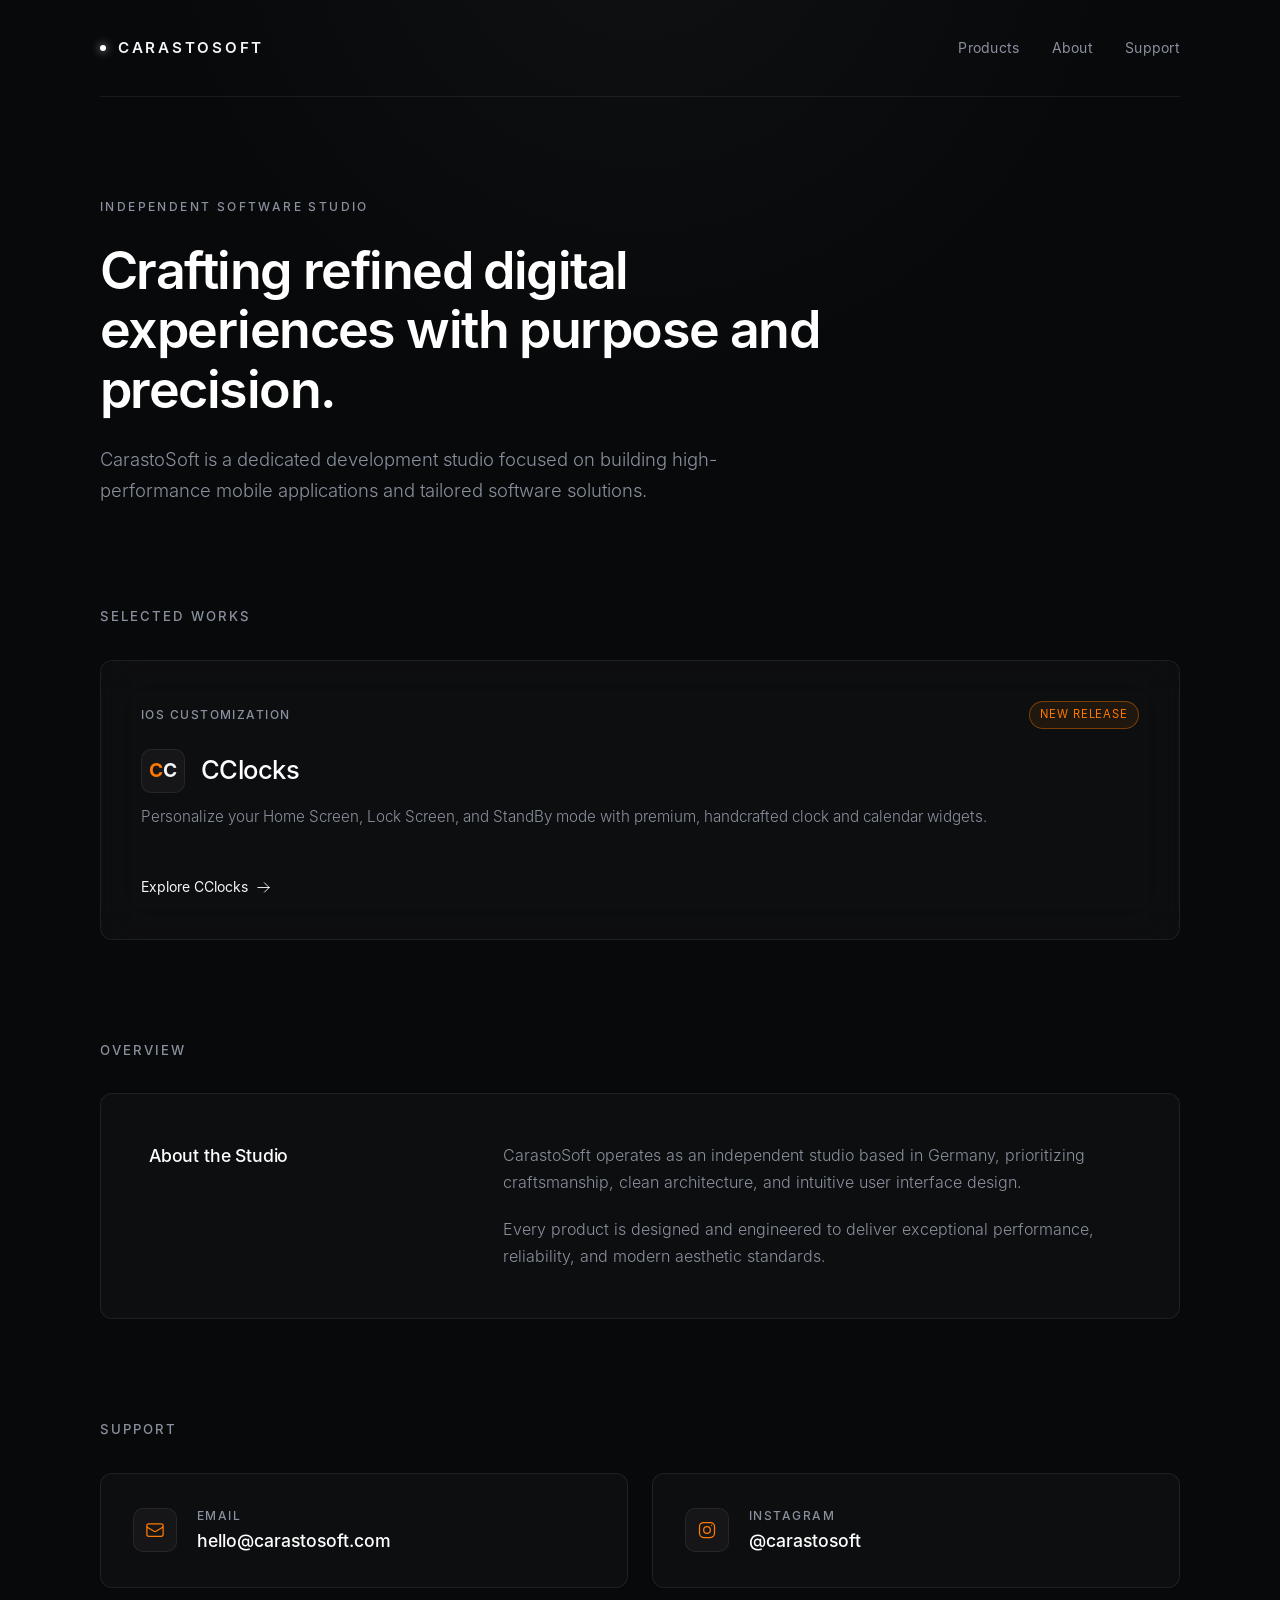
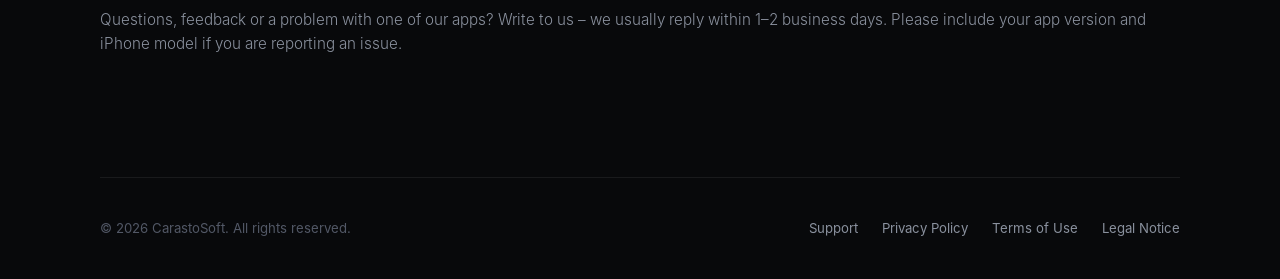
<file: index.html>
<!DOCTYPE html>
<html lang="en">
<head>
  <meta charset="UTF-8">
  <meta name="viewport" content="width=device-width, initial-scale=1.0">
  
  <!-- Primary Meta Tags -->
  <title>CarastoSoft — Software & Digital Product Studio</title>
  <meta name="title" content="CarastoSoft — Software & Digital Product Studio">
  <meta name="description" content="Independent development studio based in Germany prioritizing native performance, clean architecture, and intuitive iOS apps.">
  <meta name="theme-color" content="#08090b">

  <!-- Open Graph / Social Media Previews -->
  <meta property="og:type" content="website">
  <meta property="og:url" content="https://carastosoft.com/">
  <meta property="og:title" content="CarastoSoft — Software & Digital Product Studio">
  <meta property="og:description" content="Crafting refined digital experiences with purpose and precision. Creators of CClocks.">

  <!-- Favicon -->
  <link rel="icon" type="image/svg+xml" href="data:image/svg+xml,<svg xmlns='http://www.w3.org/2000/svg' viewBox='0 0 16 16' shape-rendering='crispEdges'><path fill='%2308090b' d='M0 0h16v16H0z'/><path fill='%23ffffff' d='M4 3h8v2H4zm-2 2h2v6H2zm2 6h8v2H4z'/></svg>">

  <style>
    /* Schrift „Inter“ lokal eingebunden (SIL Open Font License) – keine Verbindung zu Google */
    @font-face { font-family: 'Inter'; font-style: normal; font-weight: 300; font-display: swap; src: url('/fonts/Inter-Light.woff') format('woff'); }
    @font-face { font-family: 'Inter'; font-style: normal; font-weight: 400; font-display: swap; src: url('/fonts/Inter-Regular.woff') format('woff'); }
    @font-face { font-family: 'Inter'; font-style: normal; font-weight: 500; font-display: swap; src: url('/fonts/Inter-Medium.woff') format('woff'); }
    @font-face { font-family: 'Inter'; font-style: normal; font-weight: 600; font-display: swap; src: url('/fonts/Inter-SemiBold.woff') format('woff'); }
    @font-face { font-family: 'Inter'; font-style: normal; font-weight: 700; font-display: swap; src: url('/fonts/Inter-Bold.woff') format('woff'); }

    :root {
      --bg-color: #08090b;
      --surface-card: rgba(255, 255, 255, 0.025);
      --surface-card-hover: rgba(255, 255, 255, 0.04);
      --border-color: rgba(255, 255, 255, 0.07);
      --border-hover: rgba(255, 255, 255, 0.18);
      --text-primary: #f5f6f8;
      --text-secondary: #8a919e;
      --text-tertiary: #525866;
      --accent-glow: rgba(255, 255, 255, 0.05);
      --cclocks-accent: #FF7A00;
    }

    html {
      scroll-behavior: smooth;
    }

    * {
      box-sizing: border-box;
      margin: 0;
      padding: 0;
    }

    body {
      background-color: var(--bg-color);
      color: var(--text-primary);
      font-family: 'Inter', -apple-system, BlinkMacSystemFont, sans-serif;
      min-height: 100vh;
      display: flex;
      flex-direction: column;
      align-items: center;
      line-height: 1.6;
      -webkit-font-smoothing: antialiased;
      padding: 0 24px;
    }

    /* Ambient background lighting */
    body::before {
      content: '';
      position: absolute;
      top: -100px;
      left: 50%;
      transform: translateX(-50%);
      width: 100%;
      max-width: 1000px;
      height: 500px;
      background: radial-gradient(circle at 50% 0%, rgba(255, 255, 255, 0.03), transparent 70%);
      pointer-events: none;
      z-index: -1;
    }

    /* Header */
    header {
      width: 100%;
      max-width: 1080px;
      padding: 36px 0;
      display: flex;
      justify-content: space-between;
      align-items: center;
      border-bottom: 1px solid var(--border-color);
    }

    .brand {
      font-weight: 600;
      font-size: 0.95rem;
      letter-spacing: 0.18em;
      text-transform: uppercase;
      color: var(--text-primary);
      text-decoration: none;
      display: flex;
      align-items: center;
      gap: 12px;
    }

    .brand-dot {
      width: 6px;
      height: 6px;
      background-color: #fff;
      border-radius: 50%;
      box-shadow: 0 0 10px rgba(255, 255, 255, 0.8);
    }

    nav {
      display: flex;
      gap: 32px;
    }

    nav a {
      color: var(--text-secondary);
      text-decoration: none;
      font-size: 0.875rem;
      font-weight: 400;
      letter-spacing: 0.02em;
      transition: color 0.25s ease;
    }

    nav a:hover {
      color: var(--text-primary);
    }

    /* Main Container */
    .container {
      width: 100%;
      max-width: 1080px;
      display: flex;
      flex-direction: column;
      gap: 100px;
      padding: 100px 0 120px 0;
    }

    /* Hero Section */
    .hero {
      max-width: 820px;
      display: flex;
      flex-direction: column;
      gap: 24px;
    }

    .hero-label {
      font-size: 0.75rem;
      letter-spacing: 0.2em;
      text-transform: uppercase;
      color: var(--text-secondary);
      font-weight: 500;
    }

    .hero h1 {
      font-size: 3.25rem;
      font-weight: 600;
      line-height: 1.15;
      letter-spacing: -0.03em;
      color: #ffffff;
    }

    .hero p {
      font-size: 1.15rem;
      color: var(--text-secondary);
      font-weight: 300;
      max-width: 620px;
      line-height: 1.7;
    }

    /* Section Typography */
    .section-header {
      display: flex;
      justify-content: space-between;
      align-items: flex-end;
      margin-bottom: 32px;
    }

    .section-title {
      font-size: 0.825rem;
      letter-spacing: 0.15em;
      text-transform: uppercase;
      color: var(--text-secondary);
      font-weight: 500;
    }

    /* Projects Section */
    .projects-grid {
      display: grid;
      grid-template-columns: 1fr;
      gap: 24px;
    }

    @media (min-width: 768px) {
      .projects-grid {
        grid-template-columns: repeat(2, 1fr);
      }
    }

    /* Nur ein Projekt sichtbar → volle Breite */
    .project-card:only-of-type {
      grid-column: 1 / -1;
    }

    .project-card {
      background: var(--surface-card);
      border: 1px solid var(--border-color);
      border-radius: 12px;
      padding: 40px;
      text-decoration: none;
      color: inherit;
      display: flex;
      flex-direction: column;
      justify-content: space-between;
      min-height: 280px;
      backdrop-filter: blur(20px);
      -webkit-backdrop-filter: blur(20px);
      transition: all 0.3s cubic-bezier(0.16, 1, 0.3, 1);
      position: relative;
      overflow: hidden;
    }

    .project-card:hover {
      background: var(--surface-card-hover);
      border-color: var(--border-hover);
      transform: translateY(-2px);
    }

    .project-meta {
      display: flex;
      justify-content: space-between;
      align-items: center;
      margin-bottom: 20px;
    }

    .project-category {
      font-size: 0.75rem;
      letter-spacing: 0.12em;
      text-transform: uppercase;
      color: var(--text-secondary);
      font-weight: 500;
    }

    .project-status {
      font-size: 0.7rem;
      letter-spacing: 0.08em;
      text-transform: uppercase;
      padding: 4px 10px;
      border-radius: 100px;
      border: 1px solid var(--border-color);
      color: var(--text-secondary);
    }

    /* Status Badge für CClocks */
    .project-status.pro {
      border-color: rgba(255, 122, 0, 0.4);
      color: var(--cclocks-accent);
      background: rgba(255, 122, 0, 0.08);
    }

    /* Title Block mit Card Icon */
    .project-title-wrapper {
      display: flex;
      align-items: center;
      gap: 16px;
      margin-bottom: 12px;
    }

    .project-icon {
      width: 44px;
      height: 44px;
      object-fit: contain;
      image-rendering: pixelated;
      background: rgba(255, 255, 255, 0.03);
      border: 1px solid var(--border-color);
      border-radius: 8px;
      padding: 4px;
      flex-shrink: 0;
      transition: border-color 0.3s ease, transform 0.3s ease;
    }

    .project-icon-vector {
      width: 44px;
      height: 44px;
      background: #161618;
      border: 1px solid var(--border-color);
      border-radius: 10px;
      display: flex;
      align-items: center;
      justify-content: center;
      font-size: 1.2rem;
      font-weight: 800;
      color: var(--text-primary);
      flex-shrink: 0;
      transition: border-color 0.3s ease, transform 0.3s ease;
    }

    .project-icon-vector span {
      color: var(--cclocks-accent);
    }

    .project-card:hover .project-icon,
    .project-card:hover .project-icon-vector {
      border-color: var(--border-hover);
      transform: scale(1.05);
    }

    .project-title {
      font-size: 1.6rem;
      font-weight: 500;
      letter-spacing: -0.02em;
      color: #ffffff;
    }

    .project-description {
      color: var(--text-secondary);
      font-size: 0.95rem;
      font-weight: 300;
      line-height: 1.6;
    }

    .project-action {
      display: flex;
      align-items: center;
      gap: 8px;
      font-size: 0.875rem;
      font-weight: 400;
      color: var(--text-primary);
      margin-top: 32px;
    }

    .project-action svg {
      width: 15px;
      height: 15px;
      transition: transform 0.25s ease;
    }

    .project-card:hover .project-action svg {
      transform: translateX(5px);
    }

    /* Studio Section */
    .studio-card {
      background: var(--surface-card);
      border: 1px solid var(--border-color);
      border-radius: 12px;
      padding: 48px;
      display: grid;
      grid-template-columns: 1fr;
      gap: 40px;
    }

    @media (min-width: 768px) {
      .studio-card {
        grid-template-columns: 1fr 2fr;
      }
    }

    .studio-title {
      font-size: 1.1rem;
      font-weight: 500;
      letter-spacing: -0.01em;
      color: #ffffff;
    }

    .studio-content {
      display: flex;
      flex-direction: column;
      gap: 20px;
      color: var(--text-secondary);
      font-size: 1rem;
      font-weight: 300;
      line-height: 1.7;
    }

    /* Support Section */
    .support-grid {
      display: grid;
      grid-template-columns: 1fr;
      gap: 24px;
    }

    @media (min-width: 768px) {
      .support-grid {
        grid-template-columns: repeat(2, 1fr);
      }
    }

    .support-card {
      background: var(--surface-card);
      border: 1px solid var(--border-color);
      border-radius: 12px;
      padding: 32px;
      text-decoration: none;
      color: inherit;
      display: flex;
      align-items: center;
      gap: 20px;
      transition: all 0.3s cubic-bezier(0.16, 1, 0.3, 1);
    }

    .support-card:hover {
      background: var(--surface-card-hover);
      border-color: var(--border-hover);
      transform: translateY(-2px);
    }

    .support-icon {
      width: 44px;
      height: 44px;
      border-radius: 10px;
      background: #161618;
      border: 1px solid var(--border-color);
      display: flex;
      align-items: center;
      justify-content: center;
      flex-shrink: 0;
      color: var(--cclocks-accent);
    }

    .support-icon svg {
      width: 20px;
      height: 20px;
    }

    .support-text {
      display: flex;
      flex-direction: column;
      gap: 2px;
      min-width: 0;
    }

    .support-label {
      font-size: 0.75rem;
      letter-spacing: 0.12em;
      text-transform: uppercase;
      color: var(--text-secondary);
      font-weight: 500;
    }

    .support-value {
      font-size: 1.1rem;
      font-weight: 500;
      color: #ffffff;
      overflow-wrap: anywhere;
    }

    .support-note {
      margin-top: 20px;
      color: var(--text-secondary);
      font-size: 0.95rem;
      font-weight: 300;
      line-height: 1.6;
    }

    /* Footer */
    footer {
      width: 100%;
      max-width: 1080px;
      margin-top: auto;
      padding: 40px 0;
      border-top: 1px solid var(--border-color);
      display: flex;
      flex-direction: column;
      gap: 24px;
      align-items: center;
      color: var(--text-tertiary);
      font-size: 0.825rem;
    }

    @media (min-width: 768px) {
      footer {
        flex-direction: row;
        justify-content: space-between;
      }
    }

    .footer-links {
      display: flex;
      gap: 24px;
    }

    .footer-links a {
      color: var(--text-secondary);
      text-decoration: none;
      transition: color 0.2s;
    }

    .footer-links a:hover {
      color: var(--text-primary);
    }
  </style>
</head>
<body>

  <header>
    <a href="/" class="brand" aria-label="CarastoSoft Homepage">
      <span class="brand-dot" aria-hidden="true"></span>
      CarastoSoft
    </a>
    <nav>
      <a href="#products">Products</a>
      <a href="#about">About</a>
      <a href="#support">Support</a>
    </nav>
  </header>

  <main class="container">

    <section class="hero">
      <div class="hero-label">Independent Software Studio</div>
      <h1>Crafting refined digital experiences with purpose and precision.</h1>
      <p>
        CarastoSoft is a dedicated development studio focused on building high-performance mobile applications and tailored software solutions.
      </p>
    </section>

    <section id="products">
      <div class="section-header">
        <h2 class="section-title">Selected Works</h2>
      </div>
      
      <div class="projects-grid">
        
        <!-- Dice Dice Dice ausgeblendet – zum Reaktivieren den Kommentar entfernen
        <a href="/dicedicedice/" class="project-card">
          <div>
            <div class="project-meta">
              <span class="project-category">iOS Mobile Game</span>
              <span class="project-status">Available</span>
            </div>
            <div class="project-title-wrapper">
              <img src="dice_icon.png" alt="Dice Dice Dice Icon" class="project-icon" width="44" height="44">
              <h3 class="project-title">Dice Dice Dice</h3>
            </div>
            <p class="project-description">
              A minimalist 16-bit retro clicker game centered around engaging progression loops, strategy, and multiplier mechanics.
            </p>
          </div>
          <div class="project-action">
            <span>Explore Project</span>
            <svg fill="none" stroke="currentColor" stroke-width="1.5" viewBox="0 0 24 24" aria-hidden="true"><path stroke-linecap="round" stroke-linejoin="round" d="M13.5 4.5L21 12m0 0l-7.5 7.5M21 12H3"></path></svg>
          </div>
        </a>
        -->

        <a href="/cclocks/" class="project-card">
          <div>
            <div class="project-meta">
              <span class="project-category">iOS Customization</span>
              <span class="project-status pro">New Release</span>
            </div>
            <div class="project-title-wrapper">
              <div class="project-icon-vector" aria-hidden="true"><span>C</span>C</div>
              <h3 class="project-title">CClocks</h3>
            </div>
            <p class="project-description">
              Personalize your Home Screen, Lock Screen, and StandBy mode with premium, handcrafted clock and calendar widgets.
            </p>
          </div>
          <div class="project-action">
            <span>Explore CClocks</span>
            <svg fill="none" stroke="currentColor" stroke-width="1.5" viewBox="0 0 24 24" aria-hidden="true"><path stroke-linecap="round" stroke-linejoin="round" d="M13.5 4.5L21 12m0 0l-7.5 7.5M21 12H3"></path></svg>
          </div>
        </a>

      </div>
    </section>

    <section id="about">
      <div class="section-header">
        <h2 class="section-title">Overview</h2>
      </div>
      <div class="studio-card">
        <div class="studio-title">
          About the Studio
        </div>
        <div class="studio-content">
          <p>
            CarastoSoft operates as an independent studio based in Germany, prioritizing craftsmanship, clean architecture, and intuitive user interface design.
          </p>
          <p>
            Every product is designed and engineered to deliver exceptional performance, reliability, and modern aesthetic standards.
          </p>
        </div>
      </div>
    </section>

    <section id="support">
      <div class="section-header">
        <h2 class="section-title">Support</h2>
      </div>
      <div class="support-grid">

        <a href="mailto:hello@carastosoft.com?subject=CClocks%20Support" class="support-card">
          <div class="support-icon" aria-hidden="true">
            <svg fill="none" stroke="currentColor" stroke-width="1.5" viewBox="0 0 24 24"><path stroke-linecap="round" stroke-linejoin="round" d="M21.75 6.75v10.5a2.25 2.25 0 0 1-2.25 2.25h-15a2.25 2.25 0 0 1-2.25-2.25V6.75m19.5 0A2.25 2.25 0 0 0 19.5 4.5h-15a2.25 2.25 0 0 0-2.25 2.25m19.5 0v.243a2.25 2.25 0 0 1-1.07 1.916l-7.5 4.615a2.25 2.25 0 0 1-2.36 0L3.32 8.91a2.25 2.25 0 0 1-1.07-1.916V6.75"></path></svg>
          </div>
          <div class="support-text">
            <span class="support-label">Email</span>
            <span class="support-value">hello@carastosoft.com</span>
          </div>
        </a>

        <a href="https://www.instagram.com/carastosoft/" class="support-card" target="_blank" rel="noopener">
          <div class="support-icon" aria-hidden="true">
            <svg fill="none" stroke="currentColor" stroke-width="1.5" viewBox="0 0 24 24"><rect x="3" y="3" width="18" height="18" rx="5"></rect><circle cx="12" cy="12" r="4"></circle><circle cx="17.5" cy="6.5" r="0.75" fill="currentColor" stroke="none"></circle></svg>
          </div>
          <div class="support-text">
            <span class="support-label">Instagram</span>
            <span class="support-value">@carastosoft</span>
          </div>
        </a>

      </div>
      <p class="support-note">
        Questions, feedback or a problem with one of our apps? Write to us – we usually reply within 1–2 business days. Please include your app version and iPhone model if you are reporting an issue.
      </p>
    </section>

  </main>

  <footer>
    <div>&copy; 2026 CarastoSoft. All rights reserved.</div>
    <div class="footer-links">
      <a href="#support">Support</a>
      <a href="privacy-policy.html">Privacy Policy</a>
      <a href="terms-of-service.html">Terms of Use</a>
      <a href="legal-notice.html">Legal Notice</a>
    </div>
  </footer>

</body>
</html>
</file>
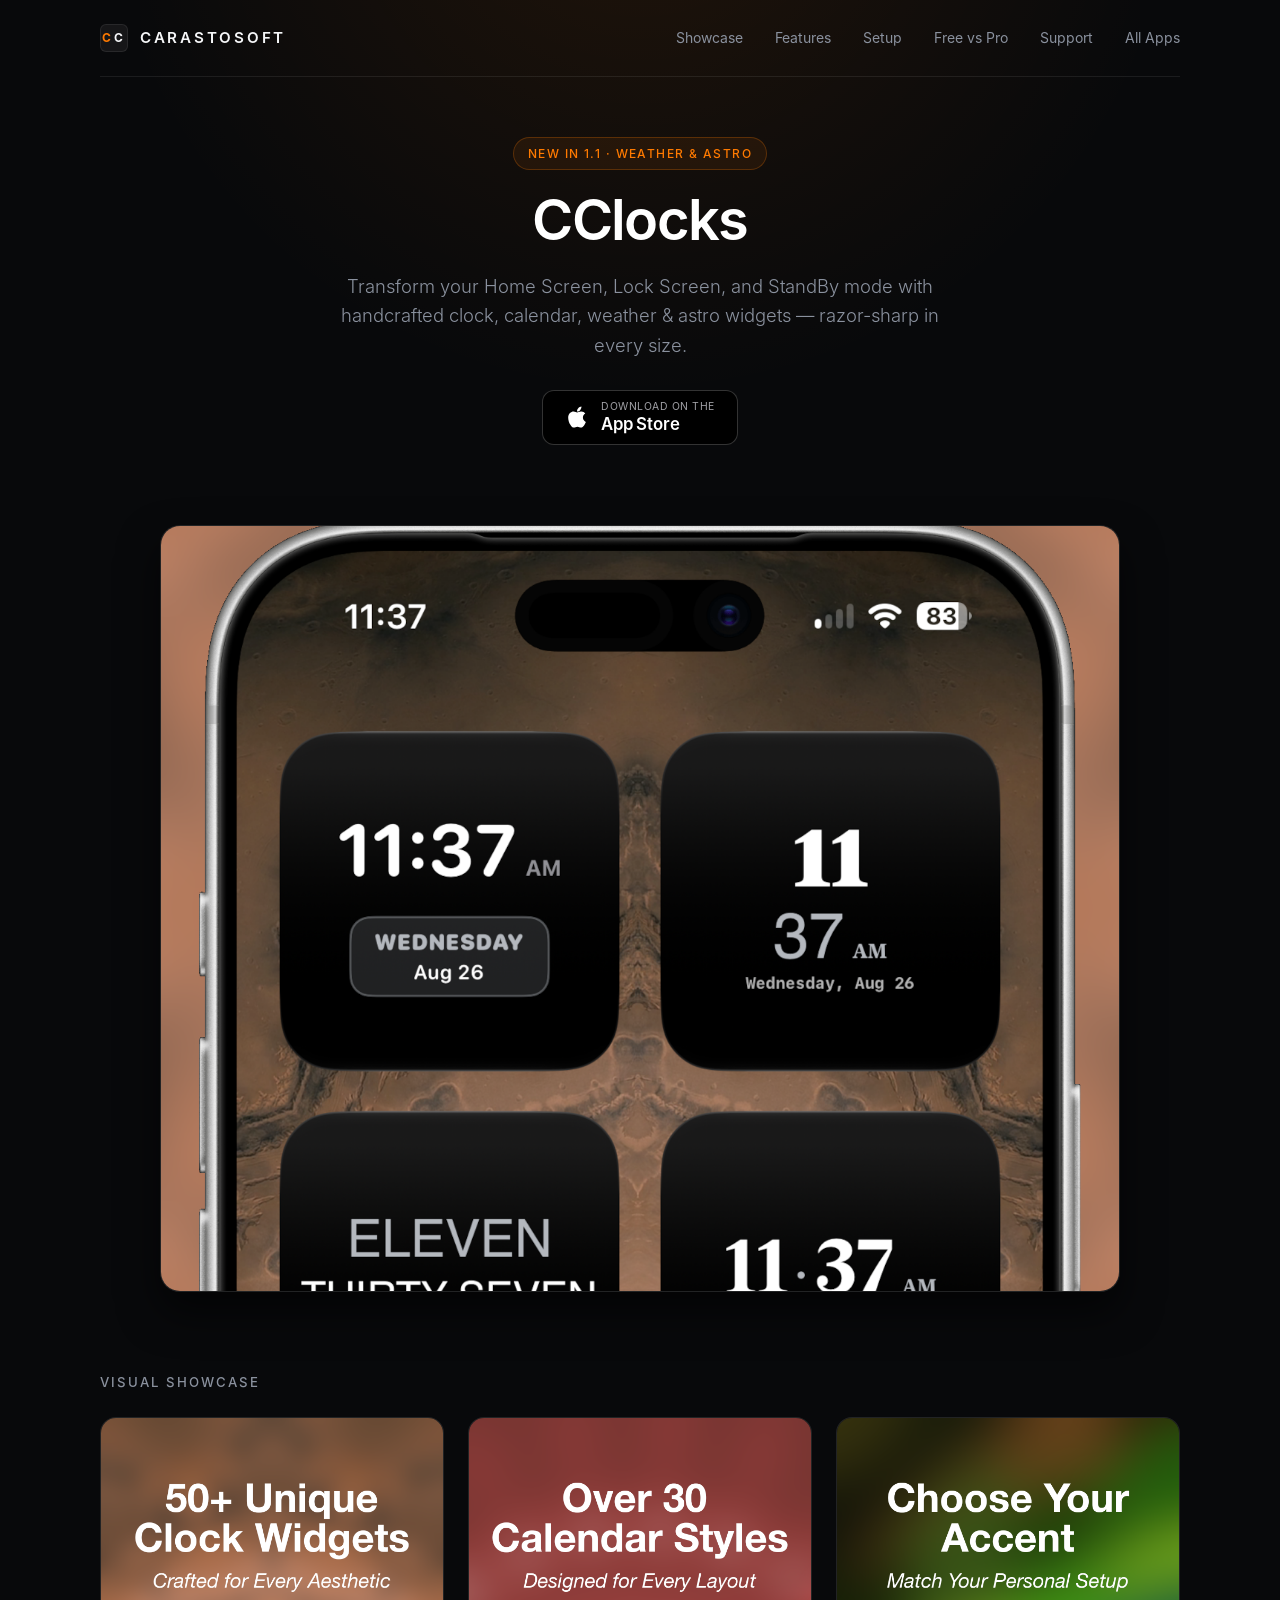
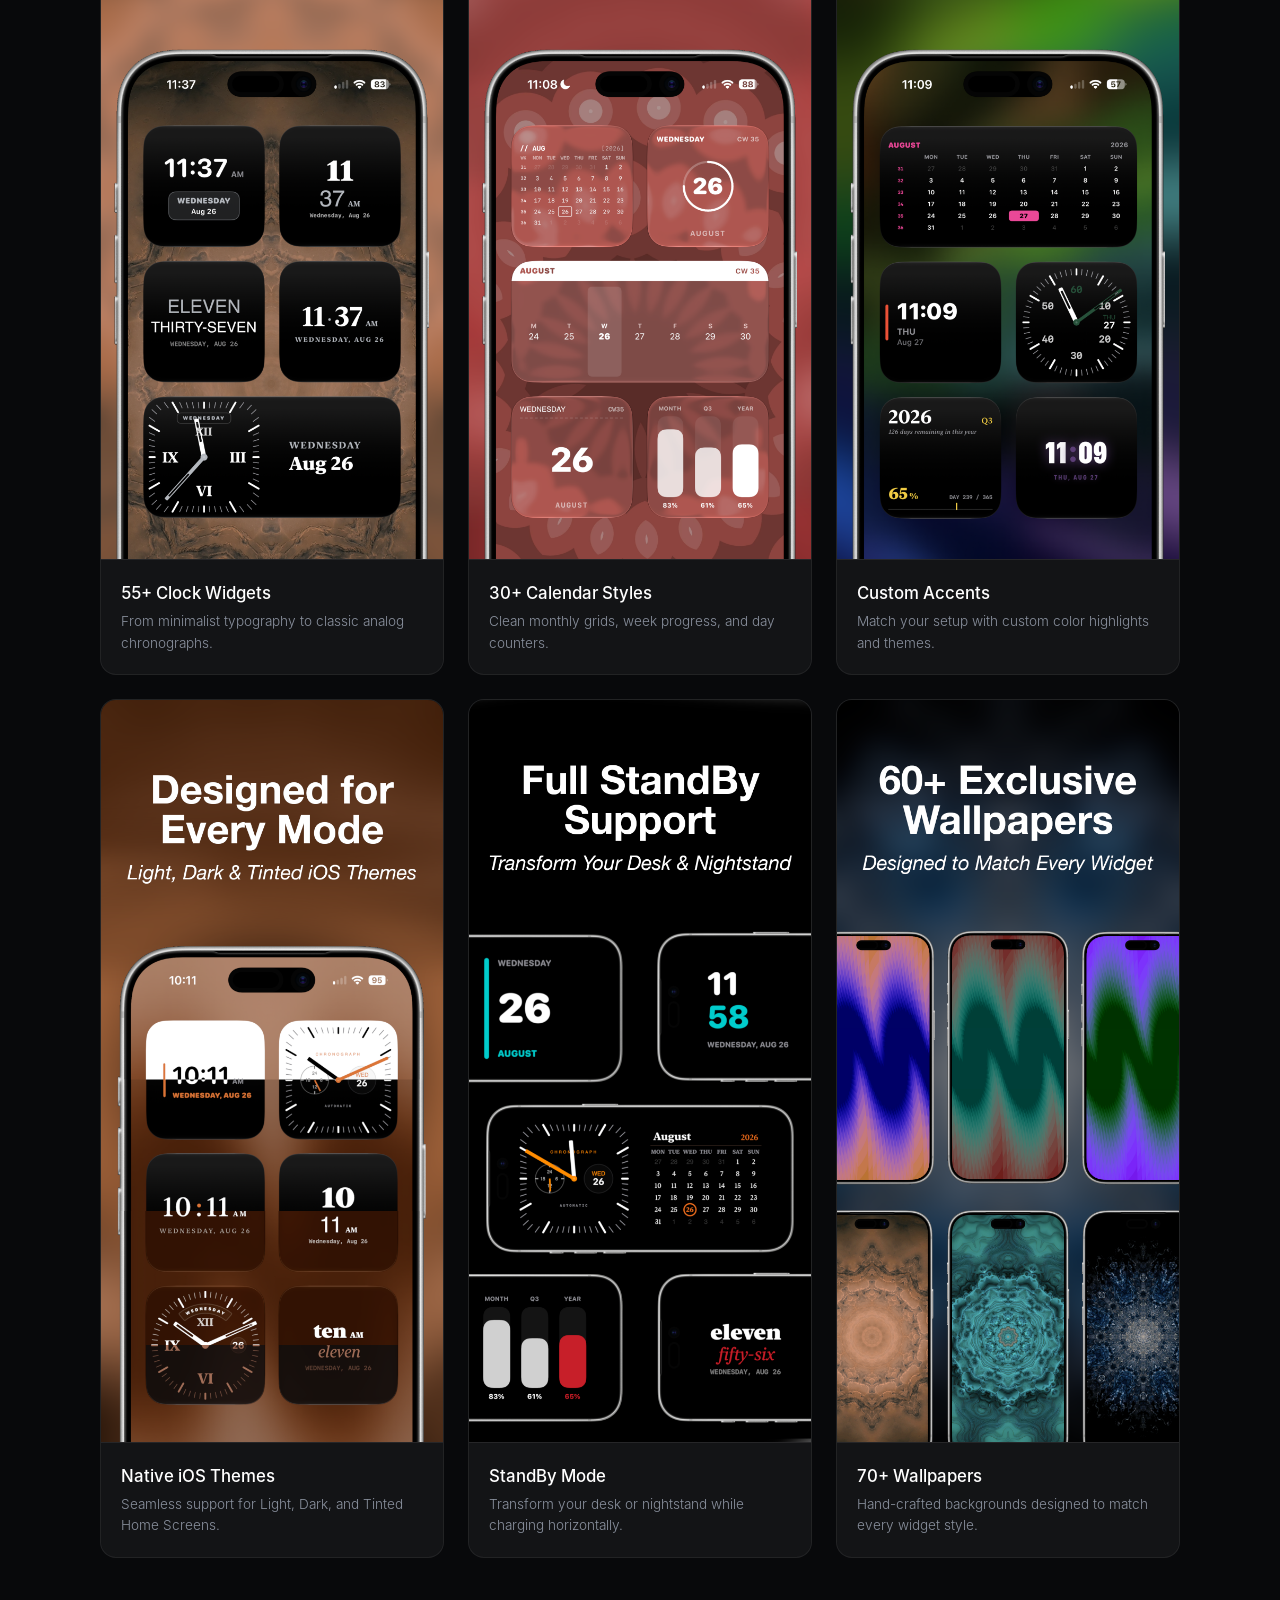
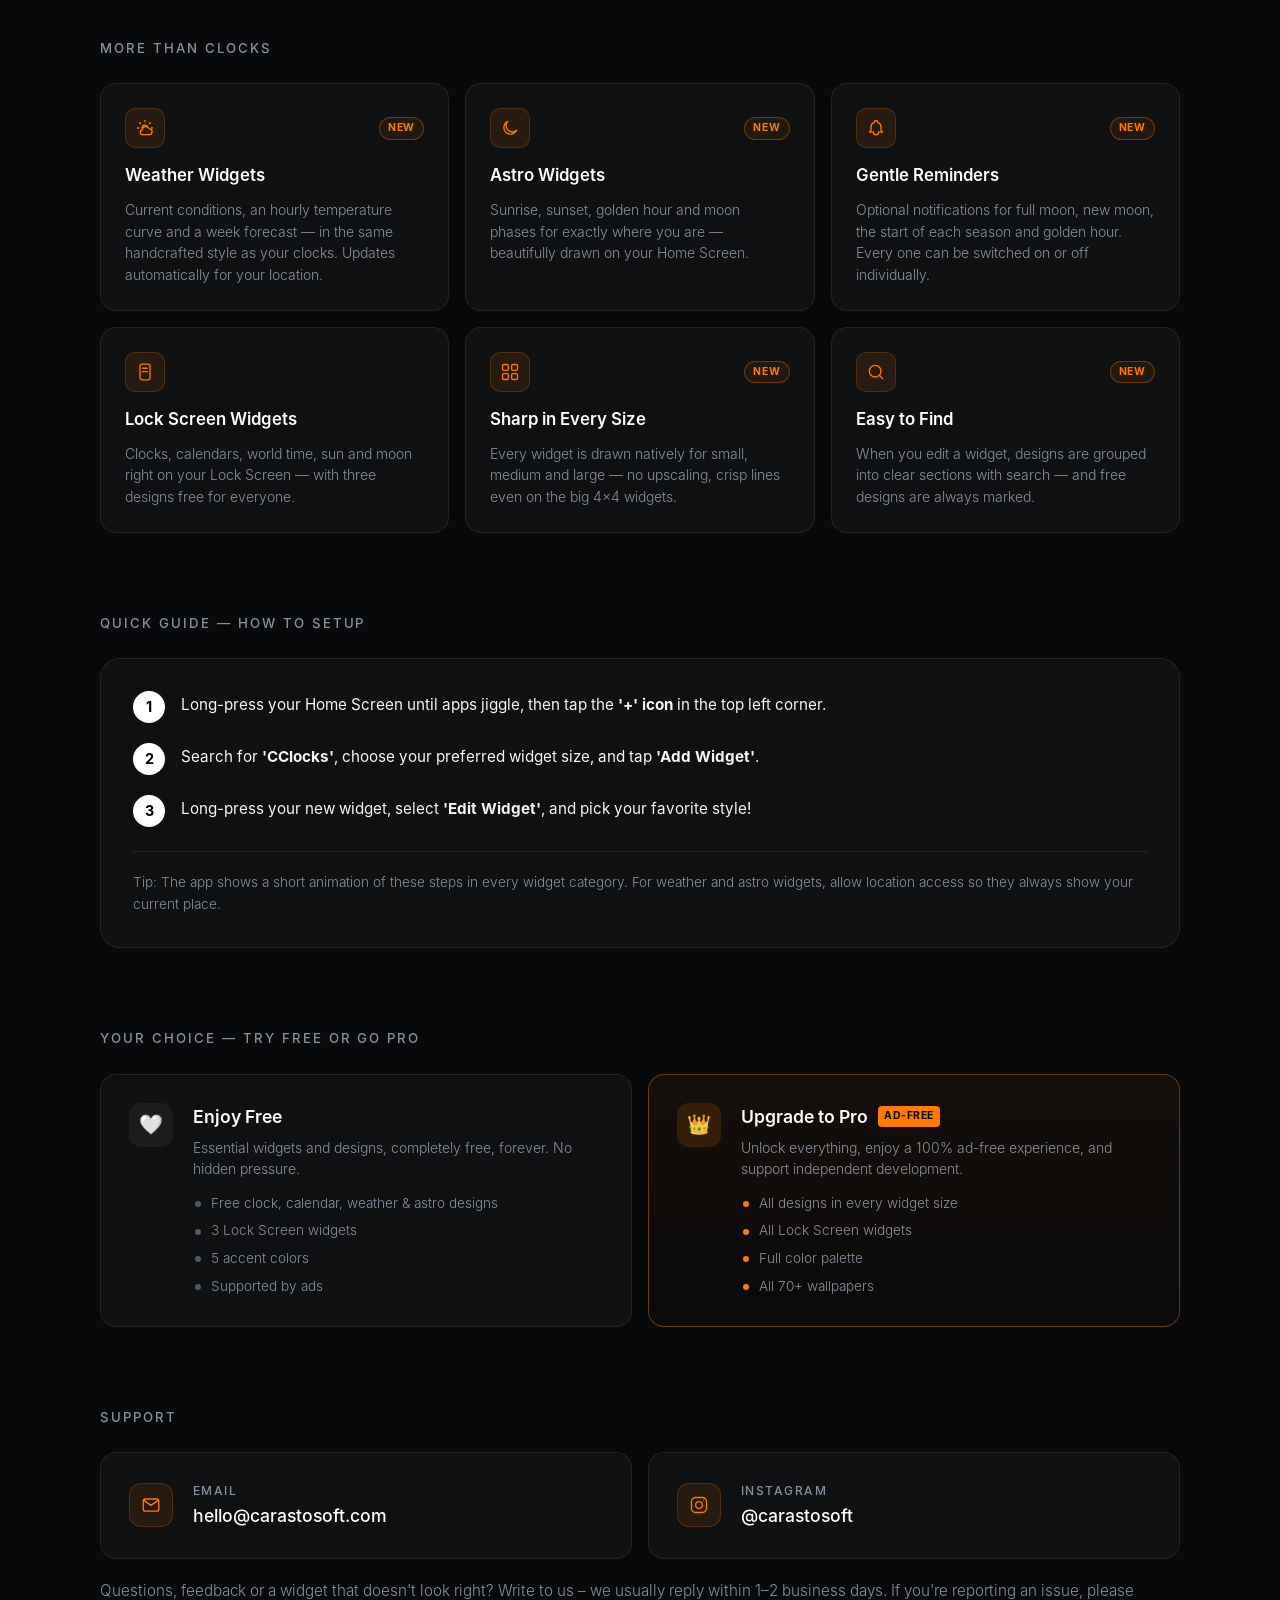
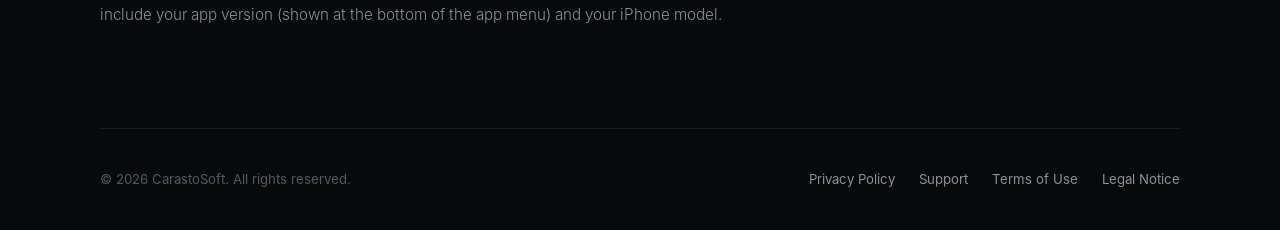
<file: cclocks/index.html>
<!DOCTYPE html>
<html lang="en">
<head>
  <meta charset="UTF-8">
  <meta name="viewport" content="width=device-width, initial-scale=1.0">
  
  <!-- Primary Meta Tags -->
  <title>CClocks — Clock, Calendar, Weather & Astro Widgets for iOS</title>
  <meta name="title" content="CClocks — Clock, Calendar, Weather & Astro Widgets for iOS">
  <meta name="description" content="Handcrafted clock, calendar, weather and astro widgets for your iPhone Home Screen, Lock Screen and StandBy — plus 70+ exclusive wallpapers.">
  <meta name="theme-color" content="#08090b">

  <!-- Open Graph / Social Media -->
  <meta property="og:type" content="website">
  <meta property="og:title" content="CClocks — Clock, Calendar, Weather & Astro Widgets for iOS">
  <meta property="og:description" content="Handcrafted clock, calendar, weather and astro widgets for your Home Screen, Lock Screen and StandBy.">
  <meta property="og:image" content="clock.png">

  <!-- Favicon -->
  <link rel="icon" type="image/svg+xml" href="data:image/svg+xml,<svg xmlns='http://www.w3.org/2000/svg' viewBox='0 0 16 16' shape-rendering='crispEdges'><path fill='%2308090b' d='M0 0h16v16H0z'/><path fill='%23FF7A00' d='M3 3h5v2H5v6h3v2H3zm6 0h5v2h-3v6h3v2H9z'/></svg>">

  <!-- Fonts -->
<style>
  @font-face { font-family: 'Inter'; font-style: normal; font-weight: 300; font-display: swap; src: url('/fonts/Inter-Light.woff') format('woff'); }
  @font-face { font-family: 'Inter'; font-style: normal; font-weight: 400; font-display: swap; src: url('/fonts/Inter-Regular.woff') format('woff'); }
  @font-face { font-family: 'Inter'; font-style: normal; font-weight: 500; font-display: swap; src: url('/fonts/Inter-Medium.woff') format('woff'); }
  @font-face { font-family: 'Inter'; font-style: normal; font-weight: 600; font-display: swap; src: url('/fonts/Inter-SemiBold.woff') format('woff'); }
  @font-face { font-family: 'Inter'; font-style: normal; font-weight: 700; font-display: swap; src: url('/fonts/Inter-Bold.woff') format('woff'); }
</style>
 
  <style>
    :root {
      --bg-color: #08090b;
      --surface-card: rgba(255, 255, 255, 0.03);
      --surface-card-hover: rgba(255, 255, 255, 0.05);
      --border-color: rgba(255, 255, 255, 0.08);
      --border-hover: rgba(255, 255, 255, 0.2);
      --text-primary: #f5f6f8;
      --text-secondary: #8a919e;
      --text-tertiary: #525866;
      --accent: #FF7A00;
    }

    html {
      scroll-behavior: smooth;
    }

    * {
      box-sizing: border-box;
      margin: 0;
      padding: 0;
    }

    body {
      background-color: var(--bg-color);
      color: var(--text-primary);
      font-family: 'Inter', -apple-system, BlinkMacSystemFont, sans-serif;
      min-height: 100vh;
      display: flex;
      flex-direction: column;
      align-items: center;
      line-height: 1.6;
      -webkit-font-smoothing: antialiased;
      padding: 0 20px;
    }

    /* Ambient Glow Background */
    body::before {
      content: '';
      position: absolute;
      top: -150px;
      left: 50%;
      transform: translateX(-50%);
      width: 100%;
      max-width: 1000px;
      height: 600px;
      background: radial-gradient(circle at 50% 0%, rgba(255, 122, 0, 0.1), transparent 70%);
      pointer-events: none;
      z-index: -1;
    }

    /* Header & Navigation */
    header {
      width: 100%;
      max-width: 1080px;
      padding: 24px 0;
      display: flex;
      justify-content: space-between;
      align-items: center;
      border-bottom: 1px solid var(--border-color);
      position: relative;
    }

    .brand {
      font-weight: 600;
      font-size: 0.95rem;
      letter-spacing: 0.18em;
      text-transform: uppercase;
      color: var(--text-primary);
      text-decoration: none;
      display: flex;
      align-items: center;
      gap: 12px;
      z-index: 10;
    }

    .brand-logo {
      width: 28px;
      height: 28px;
      background: #161618;
      border: 1px solid var(--border-color);
      border-radius: 6px;
      display: flex;
      align-items: center;
      justify-content: center;
      font-size: 0.75rem;
      font-weight: 800;
      color: var(--text-primary);
    }

    .brand-logo span {
      color: var(--accent);
    }

    /* Mobile Menu Toggle */
    .menu-btn {
      display: none;
    }

    .menu-icon {
      display: none;
      flex-direction: column;
      justify-content: space-between;
      width: 24px;
      height: 18px;
      cursor: pointer;
      z-index: 10;
    }

    .menu-icon span {
      display: block;
      height: 2px;
      width: 100%;
      background-color: var(--text-primary);
      border-radius: 2px;
      transition: all 0.3s ease;
    }

    nav {
      display: flex;
      gap: 32px;
    }

    nav a {
      color: var(--text-secondary);
      text-decoration: none;
      font-size: 0.875rem;
      font-weight: 400;
      transition: color 0.25s ease;
    }

    nav a:hover {
      color: var(--text-primary);
    }

    /* Responsive Mobile Navigation */
    @media (max-width: 768px) {
      .menu-icon {
        display: flex;
      }

      nav {
        display: none;
        position: absolute;
        top: 100%;
        left: 0;
        right: 0;
        background: #0d0f12;
        border: 1px solid var(--border-color);
        border-radius: 12px;
        padding: 20px;
        margin-top: 10px;
        flex-direction: column;
        gap: 16px;
        z-index: 100;
        box-shadow: 0 10px 30px rgba(0,0,0,0.8);
      }

      nav a {
        font-size: 1rem;
        padding: 8px 0;
      }

      .menu-btn:checked ~ nav {
        display: flex;
      }

      .menu-btn:checked ~ .menu-icon span:nth-child(1) {
        transform: translateY(8px) rotate(45deg);
      }
      .menu-btn:checked ~ .menu-icon span:nth-child(2) {
        opacity: 0;
      }
      .menu-btn:checked ~ .menu-icon span:nth-child(3) {
        transform: translateY(-8px) rotate(-45deg);
      }
    }

    /* Container */
    .container {
      width: 100%;
      max-width: 1080px;
      display: flex;
      flex-direction: column;
      gap: 80px;
      padding: 60px 0 100px 0;
    }

    /* Hero Section */
    .hero {
      display: flex;
      flex-direction: column;
      align-items: center;
      text-align: center;
      gap: 20px;
      max-width: 800px;
      margin: 0 auto;
    }

    .hero-badge {
      display: inline-flex;
      align-items: center;
      gap: 8px;
      padding: 6px 14px;
      background: rgba(255, 122, 0, 0.08);
      border: 1px solid rgba(255, 122, 0, 0.25);
      border-radius: 100px;
      font-size: 0.75rem;
      letter-spacing: 0.12em;
      text-transform: uppercase;
      color: var(--accent);
      font-weight: 500;
    }

    .hero h1 {
      font-size: 3.5rem;
      font-weight: 600;
      line-height: 1.1;
      letter-spacing: -0.03em;
      color: #ffffff;
    }

    @media (max-width: 600px) {
      .hero h1 {
        font-size: 2.5rem;
      }
    }

    .hero p {
      font-size: 1.15rem;
      color: var(--text-secondary);
      font-weight: 300;
      max-width: 620px;
      line-height: 1.6;
    }

    /* App Store Button Container */
    .appstore-wrapper {
      margin-top: 10px;
      display: flex;
      flex-direction: column;
      align-items: center;
      gap: 8px;
    }

    .appstore-badge-btn {
      display: inline-flex;
      align-items: center;
      gap: 12px;
      background: #000000;
      color: #ffffff;
      padding: 10px 22px;
      border-radius: 12px;
      border: 1px solid rgba(255, 255, 255, 0.2);
      text-decoration: none;
      transition: all 0.25s ease;
      cursor: pointer;
    }

    .appstore-badge-btn:hover {
      border-color: var(--accent);
      box-shadow: 0 0 20px rgba(255, 122, 0, 0.15);
    }

    .appstore-badge-btn svg {
      width: 24px;
      height: 24px;
      fill: currentColor;
    }

    .appstore-text {
      display: flex;
      flex-direction: column;
      align-items: flex-start;
      text-align: left;
      line-height: 1.2;
    }

    .appstore-text .sub {
      font-size: 0.65rem;
      text-transform: uppercase;
      letter-spacing: 0.05em;
      color: #a1a1a6;
    }

    .appstore-text .main {
      font-size: 1.05rem;
      font-weight: 600;
      letter-spacing: -0.01em;
    }

    .coming-soon-pill {
      font-size: 0.7rem;
      font-weight: 600;
      letter-spacing: 0.08em;
      text-transform: uppercase;
      background: rgba(255, 122, 0, 0.15);
      color: var(--accent);
      border: 1px solid rgba(255, 122, 0, 0.3);
      padding: 3px 8px;
      border-radius: 6px;
      margin-left: 6px;
    }

    /* Video Showcase Section */
    .video-showcase {
      width: 100%;
      max-width: 960px;
      margin: 0 auto;
    }

    .video-container {
      width: 100%;
      border-radius: 20px;
      border: 1px solid var(--border-color);
      overflow: hidden;
      background: var(--surface-card);
      box-shadow: 0 20px 40px rgba(0, 0, 0, 0.6);
      transition: border-color 0.3s ease;
    }

    .video-container:hover {
      border-color: var(--border-hover);
    }

    .video-container video {
      width: 100%;
      max-width: 100%;
      max-height: 85vh;
      object-fit: cover;
      display: block;
    }

    /* Section Typography */
    .section-header {
      margin-bottom: 24px;
      display: flex;
      justify-content: space-between;
      align-items: flex-end;
    }

    .section-title {
      font-size: 0.825rem;
      letter-spacing: 0.15em;
      text-transform: uppercase;
      color: var(--text-secondary);
      font-weight: 500;
    }

    .scroll-hint {
      display: none;
      font-size: 0.75rem;
      color: var(--text-tertiary);
    }

    @media (max-width: 768px) {
      .scroll-hint {
        display: block;
      }
    }

    /* Screenshots Showcase Grid & Mobile Carousel */
    .showcase-grid {
      display: grid;
      grid-template-columns: 1fr;
      gap: 24px;
    }

    @media (min-width: 769px) {
      .showcase-grid {
        grid-template-columns: repeat(3, 1fr);
      }
    }

    @media (max-width: 768px) {
      .showcase-grid {
        display: flex;
        overflow-x: auto;
        scroll-snap-type: x mandatory;
        gap: 16px;
        padding-bottom: 16px;
        margin: 0 -20px;
        padding-left: 20px;
        padding-right: 20px;
        -webkit-overflow-scrolling: touch;
        scrollbar-width: none;
      }

      .showcase-grid::-webkit-scrollbar {
        display: none;
      }

      .showcase-card {
        flex: 0 0 82%;
        scroll-snap-align: start;
      }
    }

    .showcase-card {
      background: var(--surface-card);
      border: 1px solid var(--border-color);
      border-radius: 16px;
      overflow: hidden;
      display: flex;
      flex-direction: column;
      transition: all 0.3s cubic-bezier(0.16, 1, 0.3, 1);
    }

    .showcase-card:hover {
      border-color: var(--border-hover);
      transform: translateY(-4px);
      box-shadow: 0 12px 30px rgba(0, 0, 0, 0.5);
    }

    .showcase-img-wrapper {
      width: 100%;
      background: #000;
      position: relative;
      overflow: hidden;
    }

    .showcase-img-wrapper img {
      width: 100%;
      height: auto;
      display: block;
      transition: transform 0.5s ease;
    }

    .showcase-card:hover .showcase-img-wrapper img {
      transform: scale(1.03);
    }

    .showcase-info {
      padding: 20px;
      background: rgba(255, 255, 255, 0.015);
      border-top: 1px solid var(--border-color);
    }

    .showcase-info h3 {
      font-size: 1.05rem;
      font-weight: 500;
      color: #fff;
      margin-bottom: 4px;
    }

    .showcase-info p {
      font-size: 0.85rem;
      color: var(--text-secondary);
      font-weight: 300;
    }

    /* Quick Guide / How to Setup */
    .setup-card {
      background: var(--surface-card);
      border: 1px solid var(--border-color);
      border-radius: 20px;
      padding: 32px;
      display: flex;
      flex-direction: column;
      gap: 24px;
    }

    .setup-steps {
      display: flex;
      flex-direction: column;
      gap: 20px;
    }

    .setup-step {
      display: flex;
      align-items: flex-start;
      gap: 16px;
    }

    .step-number {
      width: 32px;
      height: 32px;
      border-radius: 50%;
      background: #ffffff;
      color: #000000;
      font-weight: 700;
      font-size: 0.9rem;
      display: flex;
      align-items: center;
      justify-content: center;
      flex-shrink: 0;
    }

    .step-text {
      color: var(--text-primary);
      font-size: 0.95rem;
      font-weight: 400;
      line-height: 1.5;
      padding-top: 3px;
    }

    /* Choice / Pricing Section */
    .choice-grid {
      display: grid;
      grid-template-columns: 1fr;
      gap: 16px;
    }

    @media (min-width: 768px) {
      .choice-grid {
        grid-template-columns: repeat(2, 1fr);
      }
    }

    .choice-card {
      background: var(--surface-card);
      border: 1px solid var(--border-color);
      border-radius: 16px;
      padding: 28px;
      display: flex;
      gap: 20px;
      align-items: flex-start;
      transition: border-color 0.3s;
    }

    .choice-card.pro {
      border-color: rgba(255, 122, 0, 0.4);
      background: linear-gradient(180deg, rgba(255, 122, 0, 0.05) 0%, rgba(255, 122, 0, 0.01) 100%);
    }

    .choice-icon {
      width: 44px;
      height: 44px;
      border-radius: 12px;
      background: rgba(255, 255, 255, 0.05);
      display: flex;
      align-items: center;
      justify-content: center;
      flex-shrink: 0;
      font-size: 1.2rem;
    }

    .choice-card.pro .choice-icon {
      background: rgba(255, 122, 0, 0.15);
      color: var(--accent);
    }

    .choice-details {
      display: flex;
      flex-direction: column;
      gap: 6px;
    }

    .choice-header {
      display: flex;
      align-items: center;
      gap: 10px;
    }

    .choice-header h3 {
      font-size: 1.1rem;
      font-weight: 600;
      color: #fff;
    }

    .pro-tag {
      font-size: 0.65rem;
      font-weight: 700;
      letter-spacing: 0.05em;
      text-transform: uppercase;
      background: var(--accent);
      color: #000;
      padding: 2px 6px;
      border-radius: 4px;
    }

    .choice-details p {
      font-size: 0.875rem;
      color: var(--text-secondary);
      font-weight: 300;
      line-height: 1.5;
    }

    /* Feature Grid */
    .feature-grid {
      display: grid;
      grid-template-columns: 1fr;
      gap: 16px;
    }

    @media (min-width: 640px) {
      .feature-grid { grid-template-columns: repeat(2, 1fr); }
    }

    @media (min-width: 960px) {
      .feature-grid { grid-template-columns: repeat(3, 1fr); }
    }

    .feature-card {
      background: var(--surface-card);
      border: 1px solid var(--border-color);
      border-radius: 16px;
      padding: 24px;
      display: flex;
      flex-direction: column;
      gap: 10px;
      transition: all 0.3s cubic-bezier(0.16, 1, 0.3, 1);
    }

    .feature-card:hover {
      background: var(--surface-card-hover);
      border-color: var(--border-hover);
      transform: translateY(-2px);
    }

    .feature-top {
      display: flex;
      align-items: center;
      justify-content: space-between;
      margin-bottom: 4px;
    }

    .feature-icon {
      width: 40px;
      height: 40px;
      border-radius: 10px;
      background: rgba(255, 122, 0, 0.1);
      border: 1px solid rgba(255, 122, 0, 0.2);
      color: var(--accent);
      display: flex;
      align-items: center;
      justify-content: center;
    }

    .feature-icon svg { width: 20px; height: 20px; }

    .new-tag {
      font-size: 0.65rem;
      font-weight: 700;
      letter-spacing: 0.08em;
      text-transform: uppercase;
      color: var(--accent);
      border: 1px solid rgba(255, 122, 0, 0.35);
      background: rgba(255, 122, 0, 0.08);
      padding: 2px 8px;
      border-radius: 100px;
    }

    .feature-card h3 {
      font-size: 1.05rem;
      font-weight: 600;
      color: #fff;
    }

    .feature-card p {
      font-size: 0.875rem;
      color: var(--text-secondary);
      font-weight: 300;
      line-height: 1.55;
    }

    .setup-note {
      font-size: 0.85rem;
      color: var(--text-secondary);
      font-weight: 300;
      border-top: 1px solid var(--border-color);
      padding-top: 20px;
    }

    .choice-list {
      list-style: none;
      display: flex;
      flex-direction: column;
      gap: 6px;
      margin-top: 8px;
    }

    .choice-list li {
      font-size: 0.85rem;
      color: var(--text-secondary);
      font-weight: 300;
      padding-left: 18px;
      position: relative;
    }

    .choice-list li::before {
      content: '';
      position: absolute;
      left: 2px;
      top: 0.6em;
      width: 6px;
      height: 6px;
      border-radius: 50%;
      background: var(--text-tertiary);
    }

    .choice-card.pro .choice-list li::before { background: var(--accent); }

    /* Support Section */
    .support-grid {
      display: grid;
      grid-template-columns: 1fr;
      gap: 16px;
    }

    @media (min-width: 768px) {
      .support-grid { grid-template-columns: repeat(2, 1fr); }
    }

    .support-card {
      background: var(--surface-card);
      border: 1px solid var(--border-color);
      border-radius: 16px;
      padding: 28px;
      text-decoration: none;
      color: inherit;
      display: flex;
      align-items: center;
      gap: 20px;
      transition: all 0.3s cubic-bezier(0.16, 1, 0.3, 1);
    }

    .support-card:hover {
      background: var(--surface-card-hover);
      border-color: var(--border-hover);
      transform: translateY(-2px);
    }

    .support-icon {
      width: 44px;
      height: 44px;
      border-radius: 12px;
      background: rgba(255, 122, 0, 0.1);
      border: 1px solid rgba(255, 122, 0, 0.2);
      display: flex;
      align-items: center;
      justify-content: center;
      flex-shrink: 0;
      color: var(--accent);
    }

    .support-icon svg { width: 20px; height: 20px; }

    .support-text {
      display: flex;
      flex-direction: column;
      gap: 2px;
      min-width: 0;
    }

    .support-label {
      font-size: 0.75rem;
      letter-spacing: 0.12em;
      text-transform: uppercase;
      color: var(--text-secondary);
      font-weight: 500;
    }

    .support-value {
      font-size: 1.1rem;
      font-weight: 500;
      color: #ffffff;
      overflow-wrap: anywhere;
    }

    .support-note {
      margin-top: 20px;
      color: var(--text-secondary);
      font-size: 0.95rem;
      font-weight: 300;
      line-height: 1.6;
    }

    /* Footer */
    footer {
      width: 100%;
      max-width: 1080px;
      margin-top: auto;
      padding: 40px 0;
      border-top: 1px solid var(--border-color);
      display: flex;
      flex-direction: column;
      gap: 20px;
      align-items: center;
      color: var(--text-tertiary);
      font-size: 0.825rem;
    }

    @media (min-width: 768px) {
      footer {
        flex-direction: row;
        justify-content: space-between;
      }
    }

    .footer-links {
      display: flex;
      flex-wrap: wrap;
      justify-content: center;
      gap: 12px 24px;
    }

    .footer-links a {
      color: var(--text-secondary);
      text-decoration: none;
      transition: color 0.2s;
    }

    .footer-links a:hover {
      color: var(--text-primary);
    }
  </style>
</head>
<body>

  <header>
    <a href="../" class="brand" aria-label="CarastoSoft Homepage">
      <div class="brand-logo" aria-hidden="true"><span>C</span>C</div>
      CarastoSoft
    </a>

    <input type="checkbox" id="menu-btn" class="menu-btn" aria-label="Toggle navigation">
    <label for="menu-btn" class="menu-icon" aria-label="Open menu">
      <span></span>
      <span></span>
      <span></span>
    </label>

    <nav>
      <a href="#showcase">Showcase</a>
      <a href="#features">Features</a>
      <a href="#setup">Setup</a>
      <a href="#pro">Free vs Pro</a>
      <a href="#support">Support</a>
      <a href="../">All Apps</a>
    </nav>
  </header>

  <main class="container">

    <section class="hero">
      <div class="hero-badge">New in 1.1 · Weather &amp; Astro</div>
      <h1>CClocks</h1>
      <p>
        Transform your Home Screen, Lock Screen, and StandBy mode with handcrafted clock, calendar, weather &amp; astro widgets — razor-sharp in every size.
      </p>

<div class="appstore-wrapper">
  <a href="https://apps.apple.com/app/cclocks/id6800232637"
     class="appstore-badge-btn"
     target="_blank"
     rel="noopener"
     aria-label="Download CClocks on the App Store">
    <svg viewBox="0 0 384 512" aria-hidden="true">
      <path d="M318.7 268.7c-.2-36.7 16.4-64.4 50-84.8-18.8-26.9-47.2-41.7-84.7-44.6-35.5-2.8-74.3 20.7-88.5 20.7-15 0-49.4-19.7-76.4-19.7C63.3 141.2 4 184.8 4 273.5q0 39.3 14.4 81.2c12.8 36.7 59 126.7 107.2 125.2 25.2-.6 43-17.9 75.8-17.9 31.8 0 48.3 17.9 76.4 17.9 48.6-.7 90.4-82.5 102.6-119.3-65.2-30.7-61.7-90-61.7-91.9zm-56.6-164.2c27.3-32.4 24.8-61.9 24-72.5-24.1 1.4-52 16.4-67.9 34.9-17.5 19.8-27.8 44.3-25.6 71.9 26.1 2 52.3-12 69.5-34.3z"/>
    </svg>
    <div class="appstore-text">
      <span class="sub">Download on the</span>
      <span class="main">App Store</span>
    </div>
  </a>
</div>
    </section>

    <section class="video-showcase">
      <div class="video-container">
        <video autoplay loop muted playsinline poster="clock.png">
          <source src="Introducing.mp4" type="video/mp4">
          <source src="Introducing.mov" type="video/quicktime">
          Your browser does not support HTML video.
        </video>
      </div>
    </section>

    <section id="showcase">
      <div class="section-header">
        <h2 class="section-title">Visual Showcase</h2>
        <span class="scroll-hint">Swipe &rarr;</span>
      </div>

      <div class="showcase-grid">
        
        <div class="showcase-card">
          <div class="showcase-img-wrapper">
            <img src="clock.png" alt="55+ Unique Clock Widgets" width="400" height="300" loading="lazy">
          </div>
          <div class="showcase-info">
            <h3>55+ Clock Widgets</h3>
            <p>From minimalist typography to classic analog chronographs.</p>
          </div>
        </div>

        <div class="showcase-card">
          <div class="showcase-img-wrapper">
            <img src="calendar.png" alt="Over 30 Calendar Styles" width="400" height="300" loading="lazy">
          </div>
          <div class="showcase-info">
            <h3>30+ Calendar Styles</h3>
            <p>Clean monthly grids, week progress, and day counters.</p>
          </div>
        </div>

        <div class="showcase-card">
          <div class="showcase-img-wrapper">
            <img src="Color.png" alt="Custom Accent Colors" width="400" height="300" loading="lazy">
          </div>
          <div class="showcase-info">
            <h3>Custom Accents</h3>
            <p>Match your setup with custom color highlights and themes.</p>
          </div>
        </div>

        <div class="showcase-card">
          <div class="showcase-img-wrapper">
            <img src="ios%20theme.png" alt="Light, Dark & Tinted Themes" width="400" height="300" loading="lazy">
          </div>
          <div class="showcase-info">
            <h3>Native iOS Themes</h3>
            <p>Seamless support for Light, Dark, and Tinted Home Screens.</p>
          </div>
        </div>

        <div class="showcase-card">
          <div class="showcase-img-wrapper">
            <img src="Standby.png" alt="Full StandBy Support" width="400" height="300" loading="lazy">
          </div>
          <div class="showcase-info">
            <h3>StandBy Mode</h3>
            <p>Transform your desk or nightstand while charging horizontally.</p>
          </div>
        </div>

        <div class="showcase-card">
          <div class="showcase-img-wrapper">
            <img src="wallpaper.png" alt="70+ Exclusive Wallpapers" width="400" height="300" loading="lazy">
          </div>
          <div class="showcase-info">
            <h3>70+ Wallpapers</h3>
            <p>Hand-crafted backgrounds designed to match every widget style.</p>
          </div>
        </div>

      </div>
    </section>

    <section id="features">
      <div class="section-header">
        <h2 class="section-title">More Than Clocks</h2>
      </div>

      <div class="feature-grid">
        <div class="feature-card">
          <div class="feature-top">
            <div class="feature-icon" aria-hidden="true"><svg fill="none" stroke="currentColor" stroke-width="1.6" stroke-linecap="round" stroke-linejoin="round" viewBox="0 0 24 24"><path d="M12 3v1.5M18.36 5.64l-1.06 1.06M21 12h-1.5M6.7 6.7 5.64 5.64M4.5 12H3"/><path d="M8.5 12a3.5 3.5 0 0 1 6.9-.8"/><path d="M8 20h9a3.5 3.5 0 0 0 0-7 4.5 4.5 0 0 0-8.6 1.4A3 3 0 0 0 8 20z"/></svg></div>
            <span class="new-tag">New</span>
          </div>
          <h3>Weather Widgets</h3>
          <p>Current conditions, an hourly temperature curve and a week forecast — in the same handcrafted style as your clocks. Updates automatically for your location.</p>
        </div>

        <div class="feature-card">
          <div class="feature-top">
            <div class="feature-icon" aria-hidden="true"><svg fill="none" stroke="currentColor" stroke-width="1.6" stroke-linecap="round" stroke-linejoin="round" viewBox="0 0 24 24"><path d="M20 14.5A8 8 0 1 1 9.5 4a6.5 6.5 0 0 0 10.5 10.5z"/></svg></div>
            <span class="new-tag">New</span>
          </div>
          <h3>Astro Widgets</h3>
          <p>Sunrise, sunset, golden hour and moon phases for exactly where you are — beautifully drawn on your Home Screen.</p>
        </div>

        <div class="feature-card">
          <div class="feature-top">
            <div class="feature-icon" aria-hidden="true"><svg fill="none" stroke="currentColor" stroke-width="1.6" stroke-linecap="round" stroke-linejoin="round" viewBox="0 0 24 24"><path d="M15 17h5l-1.4-1.4A2 2 0 0 1 18 14.2V11a6 6 0 0 0-4-5.7V5a2 2 0 1 0-4 0v.3A6 6 0 0 0 6 11v3.2a2 2 0 0 1-.6 1.4L4 17h5"/><path d="M9 17a3 3 0 0 0 6 0"/></svg></div>
            <span class="new-tag">New</span>
          </div>
          <h3>Gentle Reminders</h3>
          <p>Optional notifications for full moon, new moon, the start of each season and golden hour. Every one can be switched on or off individually.</p>
        </div>

        <div class="feature-card">
          <div class="feature-top">
            <div class="feature-icon" aria-hidden="true"><svg fill="none" stroke="currentColor" stroke-width="1.6" stroke-linecap="round" stroke-linejoin="round" viewBox="0 0 24 24"><rect x="6" y="2.5" width="12" height="19" rx="2.5"/><path d="M9.5 7.5h5M9 11.5h2.5M12.5 11.5H15"/></svg></div>
          </div>
          <h3>Lock Screen Widgets</h3>
          <p>Clocks, calendars, world time, sun and moon right on your Lock Screen — with three designs free for everyone.</p>
        </div>

        <div class="feature-card">
          <div class="feature-top">
            <div class="feature-icon" aria-hidden="true"><svg fill="none" stroke="currentColor" stroke-width="1.6" stroke-linecap="round" stroke-linejoin="round" viewBox="0 0 24 24"><rect x="3" y="3" width="7" height="7" rx="1.5"/><rect x="14" y="3" width="7" height="7" rx="1.5"/><rect x="3" y="14" width="7" height="7" rx="1.5"/><rect x="14" y="14" width="7" height="7" rx="1.5"/></svg></div>
            <span class="new-tag">New</span>
          </div>
          <h3>Sharp in Every Size</h3>
          <p>Every widget is drawn natively for small, medium and large — no upscaling, crisp lines even on the big 4×4 widgets.</p>
        </div>

        <div class="feature-card">
          <div class="feature-top">
            <div class="feature-icon" aria-hidden="true"><svg fill="none" stroke="currentColor" stroke-width="1.6" stroke-linecap="round" stroke-linejoin="round" viewBox="0 0 24 24"><circle cx="11" cy="11" r="7"/><path d="m20 20-3.5-3.5"/></svg></div>
            <span class="new-tag">New</span>
          </div>
          <h3>Easy to Find</h3>
          <p>When you edit a widget, designs are grouped into clear sections with search — and free designs are always marked.</p>
        </div>

      </div>
    </section>

    <section id="setup">
      <div class="section-header">
        <h2 class="section-title">Quick Guide — How to Setup</h2>
      </div>

      <div class="setup-card">
        <div class="setup-steps">
          <div class="setup-step">
            <div class="step-number">1</div>
            <div class="step-text">
              Long-press your Home Screen until apps jiggle, then tap the <strong>'+' icon</strong> in the top left corner.
            </div>
          </div>
          <div class="setup-step">
            <div class="step-number">2</div>
            <div class="step-text">
              Search for <strong>'CClocks'</strong>, choose your preferred widget size, and tap <strong>'Add Widget'</strong>.
            </div>
          </div>
          <div class="setup-step">
            <div class="step-number">3</div>
            <div class="step-text">
              Long-press your new widget, select <strong>'Edit Widget'</strong>, and pick your favorite style!
            </div>
          </div>
        </div>
        <p class="setup-note">
          Tip: The app shows a short animation of these steps in every widget category. For weather and astro widgets, allow location access so they always show your current place.
        </p>
      </div>
    </section>

    <section id="pro">
      <div class="section-header">
        <h2 class="section-title">Your Choice — Try Free or Go Pro</h2>
      </div>

      <div class="choice-grid">
        <div class="choice-card">
          <div class="choice-icon" aria-hidden="true">🤍</div>
          <div class="choice-details">
            <div class="choice-header">
              <h3>Enjoy Free</h3>
            </div>
            <p>Essential widgets and designs, completely free, forever. No hidden pressure.</p>
            <ul class="choice-list">
              <li>Free clock, calendar, weather &amp; astro designs</li>
              <li>3 Lock Screen widgets</li>
              <li>5 accent colors</li>
              <li>Supported by ads</li>
            </ul>
          </div>
        </div>

        <div class="choice-card pro">
          <div class="choice-icon" aria-hidden="true">👑</div>
          <div class="choice-details">
            <div class="choice-header">
              <h3>Upgrade to Pro</h3>
              <span class="pro-tag">Ad-Free</span>
            </div>
            <p>Unlock everything, enjoy a 100% ad-free experience, and support independent development.</p>
            <ul class="choice-list">
              <li>All designs in every widget size</li>
              <li>All Lock Screen widgets</li>
              <li>Full color palette</li>
              <li>All 70+ wallpapers</li>
            </ul>
          </div>
        </div>
      </div>
    </section>

    <section id="support">
      <div class="section-header">
        <h2 class="section-title">Support</h2>
      </div>

      <div class="support-grid">
        <a href="mailto:hello@carastosoft.com?subject=CClocks%20Support" class="support-card">
          <div class="support-icon" aria-hidden="true"><svg fill="none" stroke="currentColor" stroke-width="1.6" stroke-linecap="round" stroke-linejoin="round" viewBox="0 0 24 24"><rect x="2.75" y="4.75" width="18.5" height="14.5" rx="2.25"/><path d="m3.5 6.5 8.5 6 8.5-6"/></svg></div>
          <div class="support-text">
            <span class="support-label">Email</span>
            <span class="support-value">hello@carastosoft.com</span>
          </div>
        </a>

        <a href="https://www.instagram.com/carastosoft/" class="support-card" target="_blank" rel="noopener">
          <div class="support-icon" aria-hidden="true"><svg fill="none" stroke="currentColor" stroke-width="1.6" stroke-linecap="round" stroke-linejoin="round" viewBox="0 0 24 24"><rect x="3" y="3" width="18" height="18" rx="5"/><circle cx="12" cy="12" r="4"/><circle cx="17.5" cy="6.5" r="0.75" fill="currentColor" stroke="none"/></svg></div>
          <div class="support-text">
            <span class="support-label">Instagram</span>
            <span class="support-value">@carastosoft</span>
          </div>
        </a>
      </div>

      <p class="support-note">
        Questions, feedback or a widget that doesn't look right? Write to us – we usually reply within 1–2 business days. If you're reporting an issue, please include your app version (shown at the bottom of the app menu) and your iPhone model.
      </p>
    </section>

  </main>

  <footer>
    <div>&copy; 2026 CarastoSoft. All rights reserved.</div>
    <div class="footer-links">
      <a href="../privacy-policy.html">Privacy Policy</a>
      <a href="#support">Support</a>
      <a href="../terms-of-service.html">Terms of Use</a>
      <a href="../legal-notice.html">Legal Notice</a>
    </div>
  </footer>

</body>
</html>
</file>
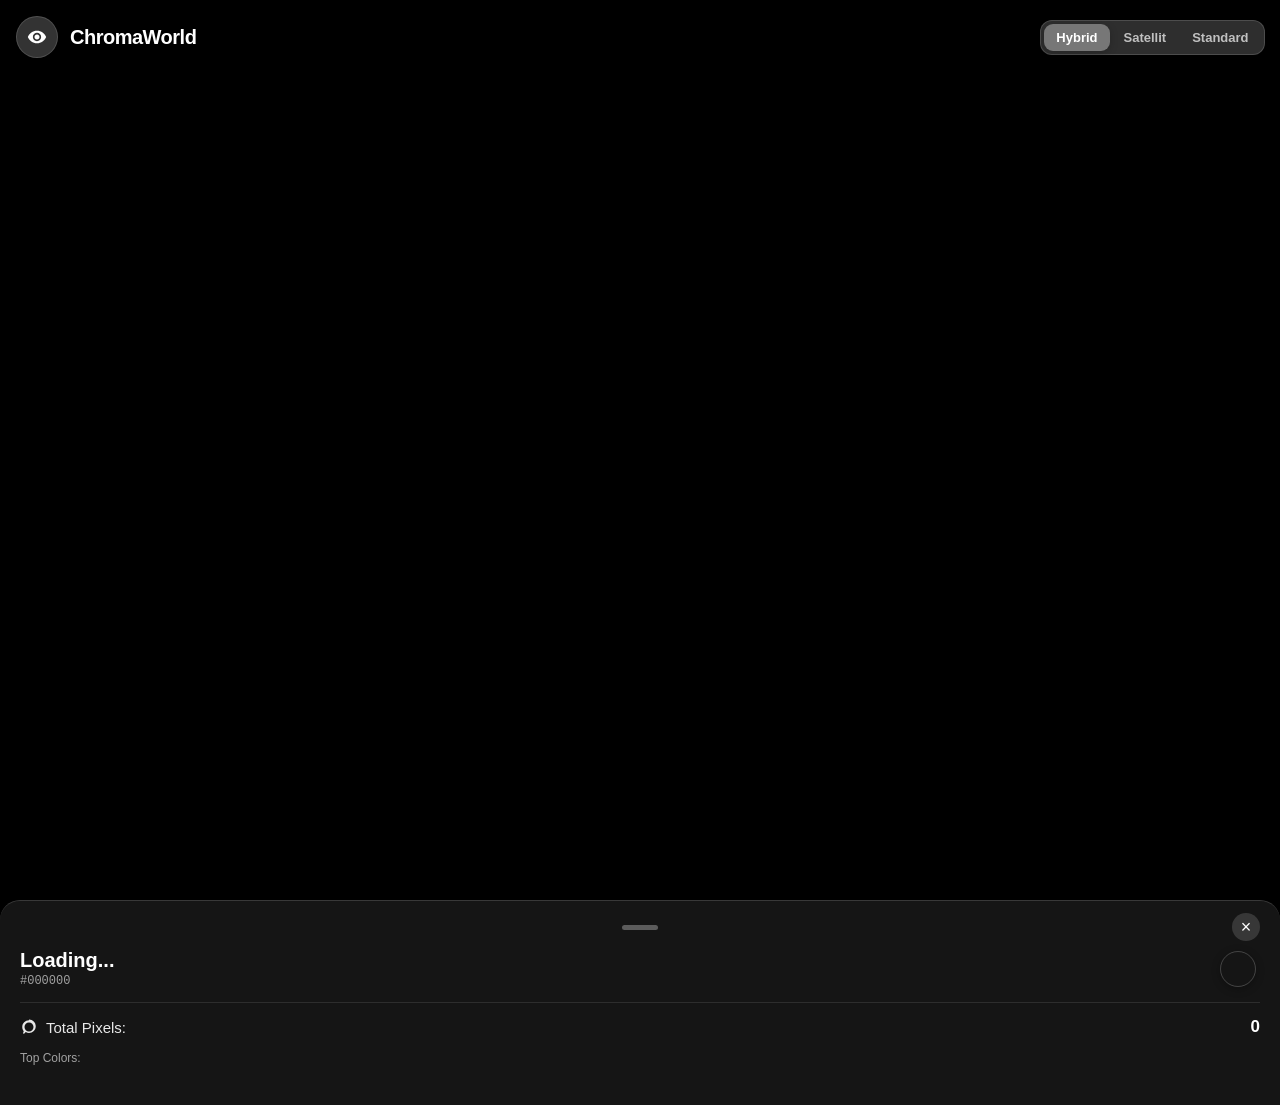
<file: chromaworld/index.html>
<!DOCTYPE html>
<html lang="de">
<head>
    <meta charset="UTF-8">
    <meta name="viewport" content="width=device-width, initial-scale=1.0">
    <title>ChromaWorld - Live Map</title>
    
    <script src="https://cdn.apple-mapkit.com/mk/5.x.x/mapkit.js"></script>
    <script src="https://cdn.apple-cloudkit.com/ck/2/cloudkit.js"></script>
    <link rel="stylesheet" href="style.css">
</head>
<body>
    <div id="map"></div>

    <!-- Top Controls Overlay -->
    <div class="top-controls">
        <div class="top-left-brand">
            <button id="toggle-colors-btn" class="glass-btn" title="Farben umschalten">
                <svg id="eye-icon" width="20" height="20" viewBox="0 0 24 24" fill="currentColor">
                    <path d="M12 4.5C7 4.5 2.73 7.61 1 12c1.73 4.39 6 7.5 11 7.5s9.27-3.11 11-7.5c-1.73-4.39-6-7.5-11-7.5zM12 17c-2.76 0-5-2.24-5-5s2.24-5 5-5 5 2.24 5 5-2.24 5-5 5zm0-8c-1.66 0-3 1.34-3 3s1.34 3 3 3 3-1.34 3-3-1.34-3-3-3z"/>
                </svg>
            </button>
            <h1 class="app-title">ChromaWorld</h1>
        </div>

        <div class="segmented-picker">
            <button class="picker-btn active" data-style="hybrid">Hybrid</button>
            <button class="picker-btn" data-style="satellite">Satellit</button>
            <button class="picker-btn" data-style="standard">Standard</button>
        </div>
    </div>

    <!-- Bottom Sheet Details -->
    <div id="detail-sheet" class="detail-sheet hidden">
        <div class="sheet-top-bar">
            <div class="sheet-handle"></div>
            <button id="close-sheet-btn" class="close-btn" title="Schließen">&times;</button>
        </div>
        
        <div class="sheet-header">
            <div class="sheet-title-container">
                <h2 id="sheet-color-name">Loading...</h2>
                <span id="sheet-hex-code" class="monospaced">#000000</span>
            </div>
            <div id="sheet-color-preview" class="color-preview"></div>
        </div>
        
        <hr class="divider">

        <div class="stat-row">
            <span class="stat-label">
                <svg width="18" height="18" viewBox="0 0 24 24" fill="currentColor">
                    <path d="M12 3c-4.97 0-9 4.03-9 9 0 2.12.74 4.07 1.97 5.61L4.35 19.2c-.39.39-.39 1.02 0 1.41.39.39 1.02.39 1.41 0l1.9-1.9C9.22 19.46 10.57 20 12 20c4.97 0 9-4.03 9-9s-4.03-9-9-9zm0 15c-3.31 0-6-2.69-6-6s2.69-6 6-6 6 2.69 6 6-2.69 6-6 6z"/>
                </svg>
                Total Pixels:
            </span>
            <span id="sheet-total-pixels" class="stat-value">0</span>
        </div>

        <div class="breakdown-section">
            <div class="breakdown-header">
                <span>Top Colors:</span>
                <span id="sheet-color-count-sub" class="sub-text"></span>
            </div>
            <div id="sheet-colors-list" class="horizontal-scroll"></div>
        </div>
    </div>

    <script src="geohash.js"></script>
    <script src="app.js"></script>
</body>
</html>
</file>
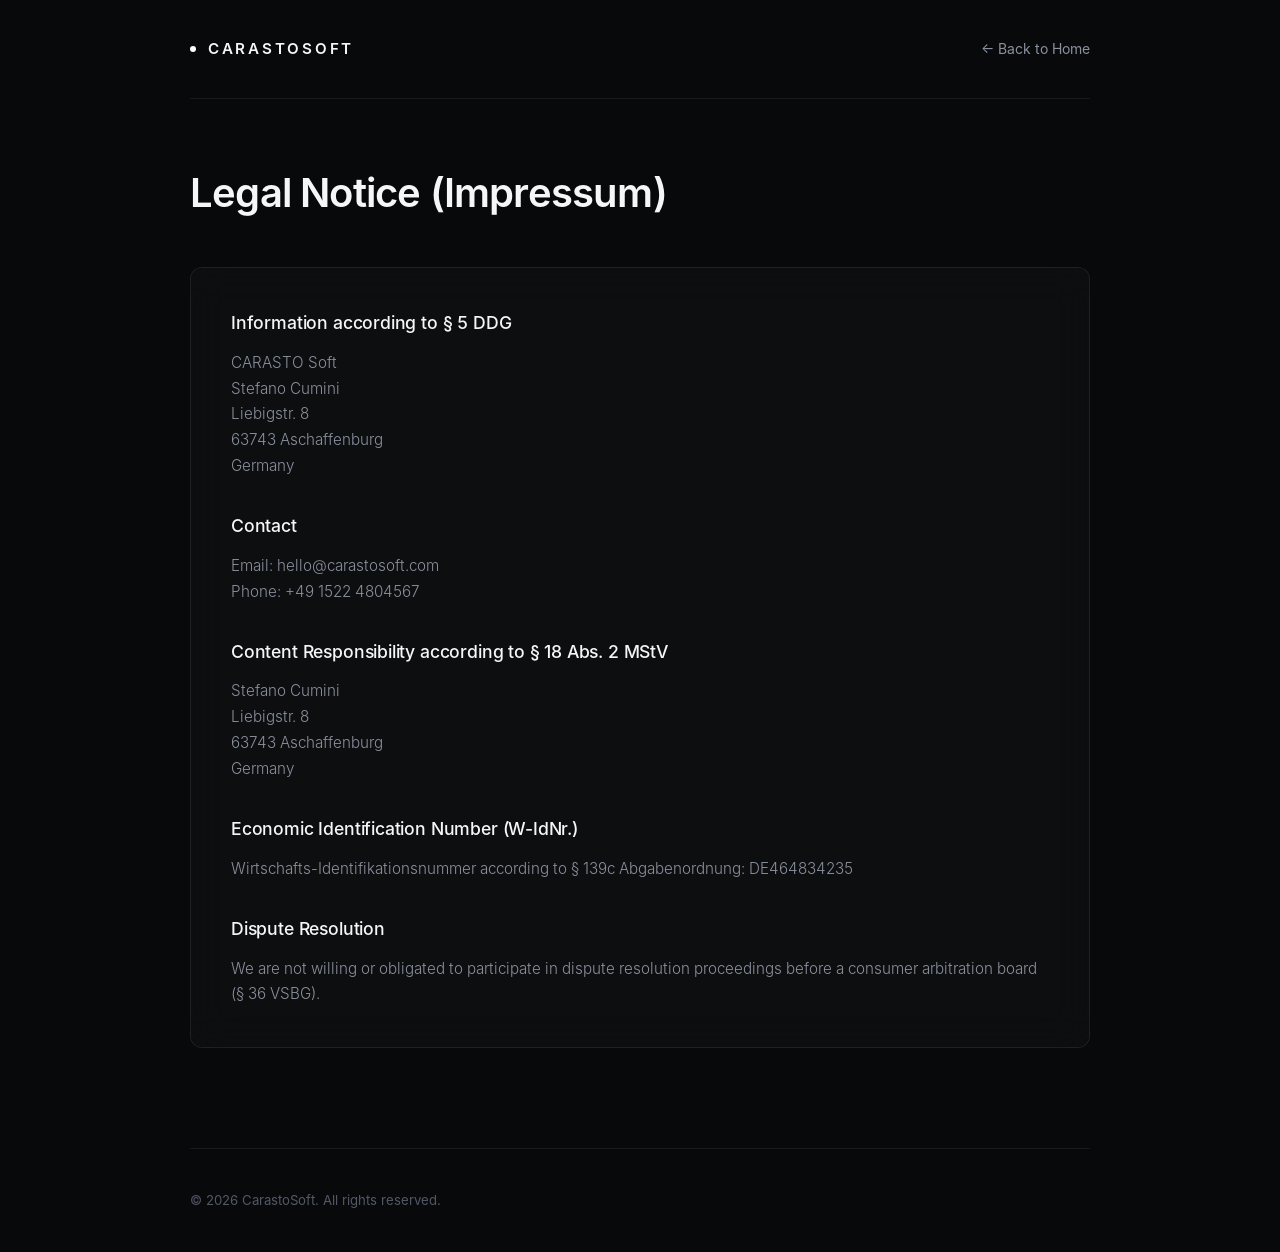
<file: legal-notice.html>
<!DOCTYPE html>
<html lang="en">
<head>
  <meta charset="UTF-8">
  <meta name="viewport" content="width=device-width, initial-scale=1.0">
  <title>Legal Notice — CarastoSoft</title>
  
<style>
  @font-face { font-family: 'Inter'; font-style: normal; font-weight: 300; font-display: swap; src: url('/fonts/Inter-Light.woff') format('woff'); }
  @font-face { font-family: 'Inter'; font-style: normal; font-weight: 400; font-display: swap; src: url('/fonts/Inter-Regular.woff') format('woff'); }
  @font-face { font-family: 'Inter'; font-style: normal; font-weight: 500; font-display: swap; src: url('/fonts/Inter-Medium.woff') format('woff'); }
  @font-face { font-family: 'Inter'; font-style: normal; font-weight: 600; font-display: swap; src: url('/fonts/Inter-SemiBold.woff') format('woff'); }
  @font-face { font-family: 'Inter'; font-style: normal; font-weight: 700; font-display: swap; src: url('/fonts/Inter-Bold.woff') format('woff'); }
</style>

  <style>
    :root {
      --bg-color: #08090b;
      --surface-card: rgba(255, 255, 255, 0.025);
      --border-color: rgba(255, 255, 255, 0.07);
      --text-primary: #f5f6f8;
      --text-secondary: #8a919e;
      --text-tertiary: #525866;
    }

    * { box-sizing: border-box; margin: 0; padding: 0; }

    body {
      background-color: var(--bg-color);
      color: var(--text-primary);
      font-family: 'Inter', -apple-system, BlinkMacSystemFont, sans-serif;
      min-height: 100vh;
      display: flex;
      flex-direction: column;
      align-items: center;
      line-height: 1.7;
      -webkit-font-smoothing: antialiased;
      padding: 0 24px;
    }

    header {
      width: 100%;
      max-width: 900px;
      padding: 36px 0;
      display: flex;
      justify-content: space-between;
      align-items: center;
      border-bottom: 1px solid var(--border-color);
    }

    .brand {
      font-weight: 600;
      font-size: 0.95rem;
      letter-spacing: 0.18em;
      text-transform: uppercase;
      color: var(--text-primary);
      text-decoration: none;
      display: flex;
      align-items: center;
      gap: 12px;
    }

    .brand-dot { width: 6px; height: 6px; background-color: #fff; border-radius: 50%; }

    .back-link {
      color: var(--text-secondary);
      text-decoration: none;
      font-size: 0.875rem;
      transition: color 0.2s;
    }

    .back-link:hover { color: var(--text-primary); }

    .container {
      width: 100%;
      max-width: 900px;
      padding: 60px 0 100px 0;
      display: flex;
      flex-direction: column;
      gap: 40px;
    }

    h1 { font-size: 2.5rem; font-weight: 600; letter-spacing: -0.02em; }

    .legal-card {
      background: var(--surface-card);
      border: 1px solid var(--border-color);
      border-radius: 12px;
      padding: 40px;
      backdrop-filter: blur(20px);
      display: flex;
      flex-direction: column;
      gap: 32px;
    }

    .section-block h2 {
      font-size: 1.1rem;
      font-weight: 500;
      color: var(--text-primary);
      margin-bottom: 12px;
      letter-spacing: -0.01em;
    }

    .section-block p {
      color: var(--text-secondary);
      font-size: 0.95rem;
      font-weight: 300;
    }

    footer {
      width: 100%;
      max-width: 900px;
      margin-top: auto;
      padding: 40px 0;
      border-top: 1px solid var(--border-color);
      display: flex;
      justify-content: space-between;
      color: var(--text-tertiary);
      font-size: 0.825rem;
    }

    footer a { color: var(--text-secondary); text-decoration: none; }
    footer a:hover { color: var(--text-primary); }
  </style>
</head>
<body>

  <header>
    <a href="/" class="brand">
      <span class="brand-dot"></span>
      CarastoSoft
    </a>
    <a href="/" class="back-link">&larr; Back to Home</a>
  </header>

  <div class="container">
    <h1>Legal Notice (Impressum)</h1>

    <div class="legal-card">
      
      <div class="section-block">
        <h2>Information according to § 5 DDG</h2>
        <p>
          CARASTO Soft<br>
          Stefano Cumini<br>
          Liebigstr. 8<br>
          63743 Aschaffenburg<br>
          Germany
        </p>
      </div>

      <div class="section-block">
        <h2>Contact</h2>
        <p>
          Email: hello@carastosoft.com<br>
          Phone: +49 1522 4804567
        </p>
      </div>

      <div class="section-block">
        <h2>Content Responsibility according to § 18 Abs. 2 MStV</h2>
        <p>
          Stefano Cumini<br>
          Liebigstr. 8<br>
          63743 Aschaffenburg<br>
          Germany
        </p>
      </div>

      
<div class="section-block">
        <h2>Economic Identification Number (W-IdNr.)</h2>
        <p>Wirtschafts-Identifikationsnummer according to § 139c Abgabenordnung: DE464834235</p>
      </div>
      

      <div class="section-block">
        <h2>Dispute Resolution</h2>
        <p>We are not willing or obligated to participate in dispute resolution proceedings before a consumer arbitration board (§ 36 VSBG).</p>
      </div>

    </div>
  </div>

  <footer>
    <div>&copy; 2026 CarastoSoft. All rights reserved.</div>
  </footer>

</body>
</html>
</file>
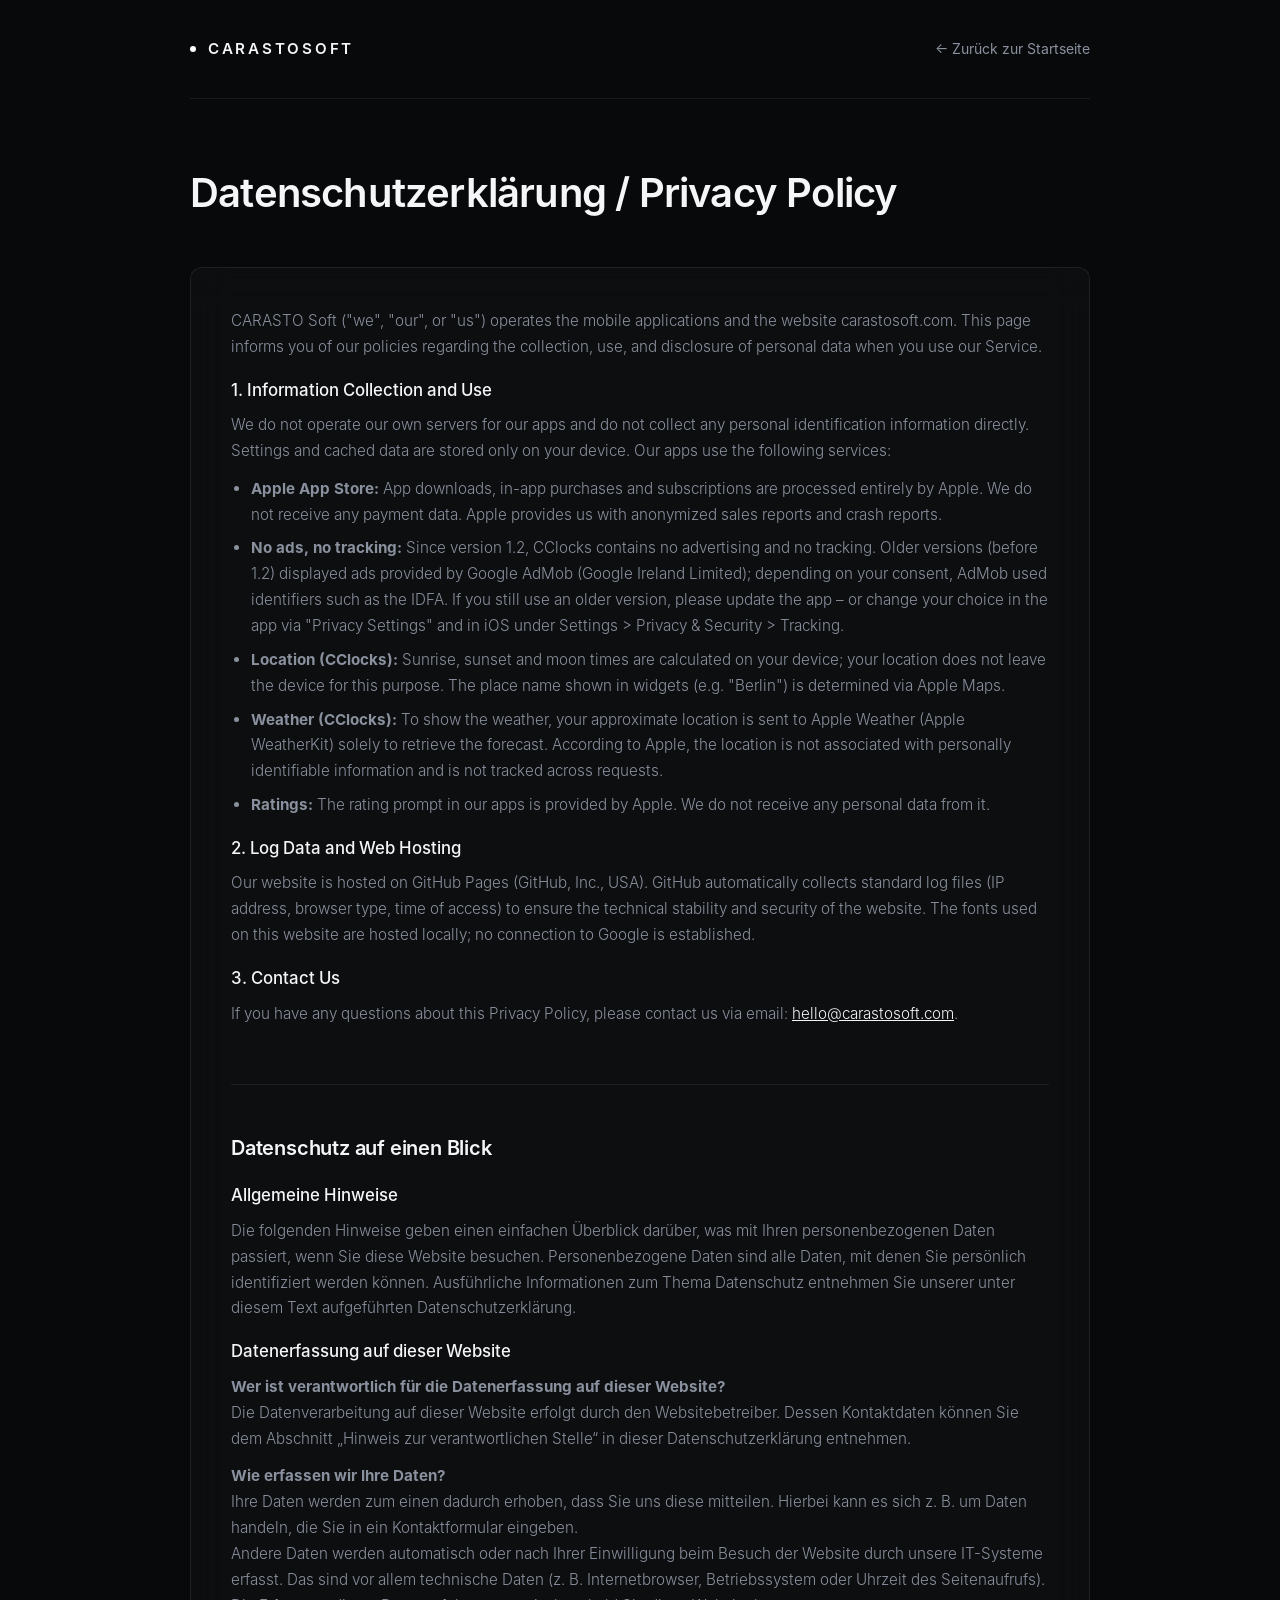
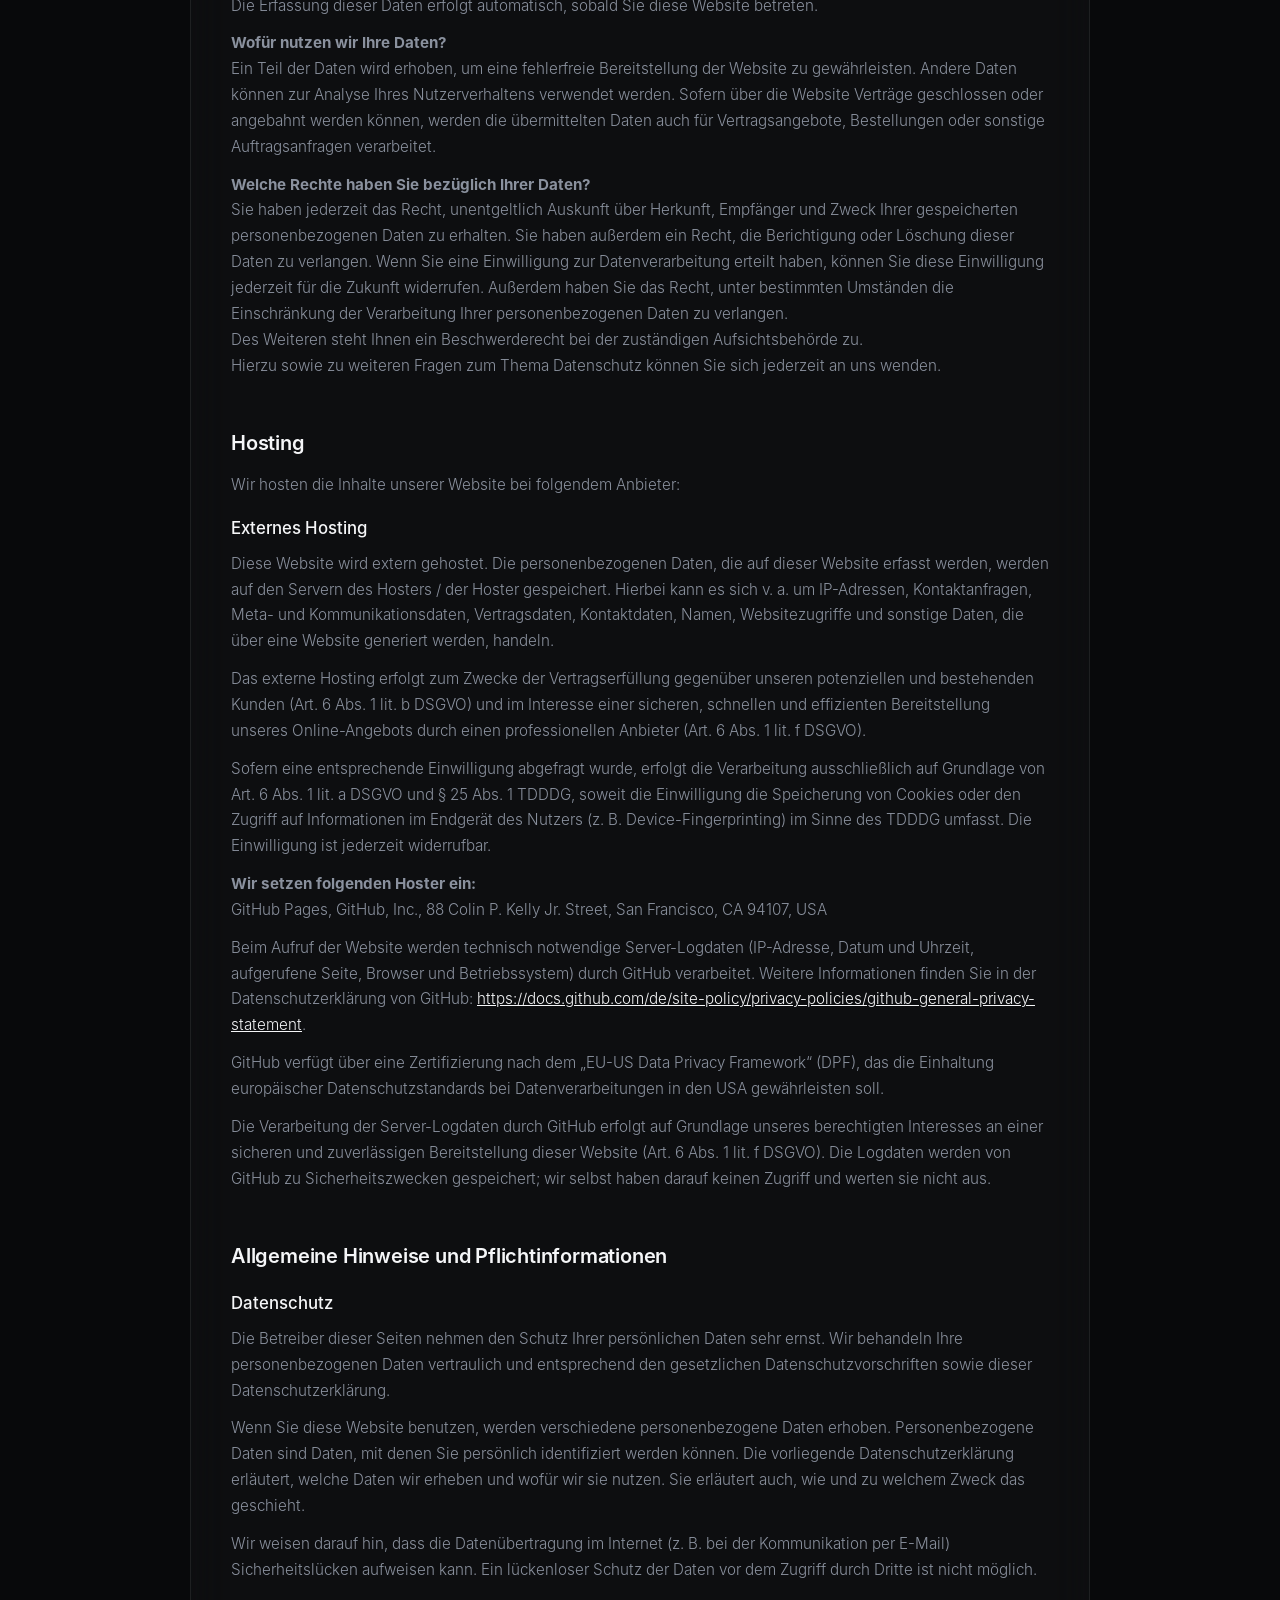
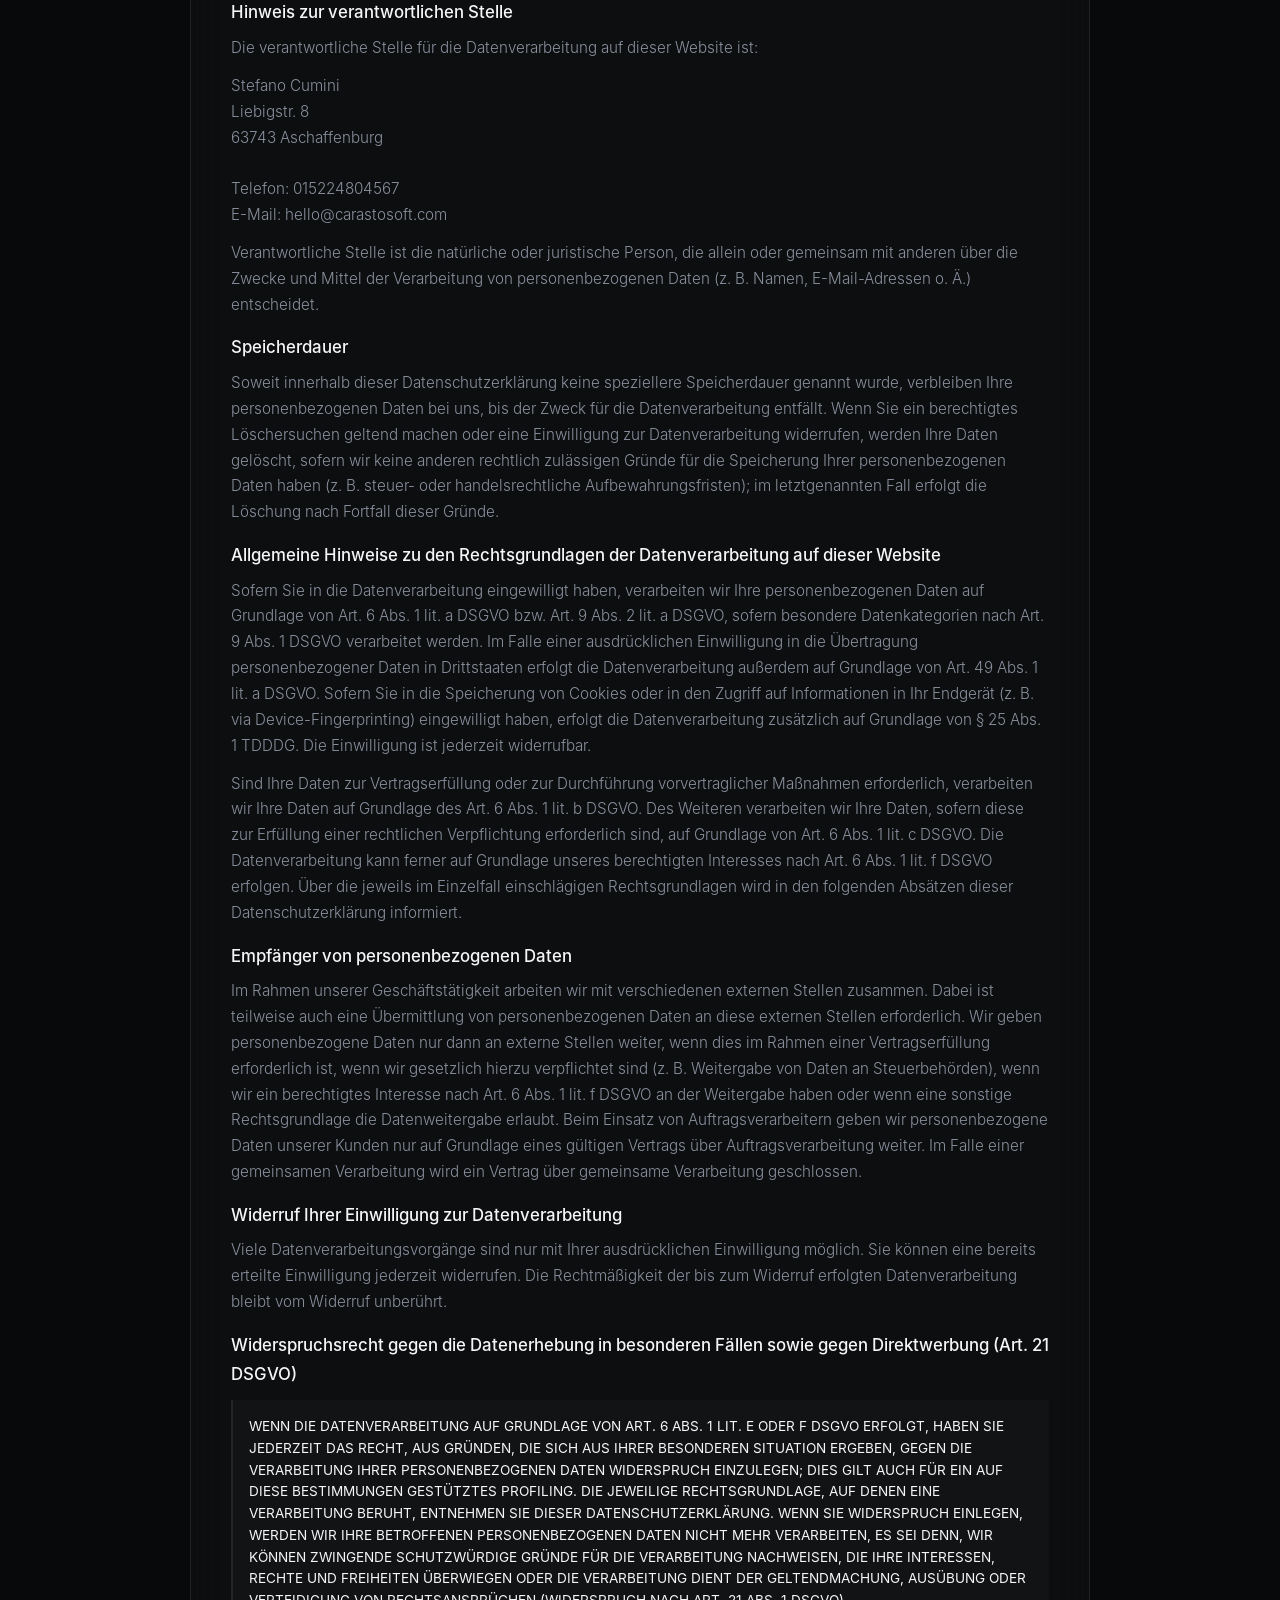
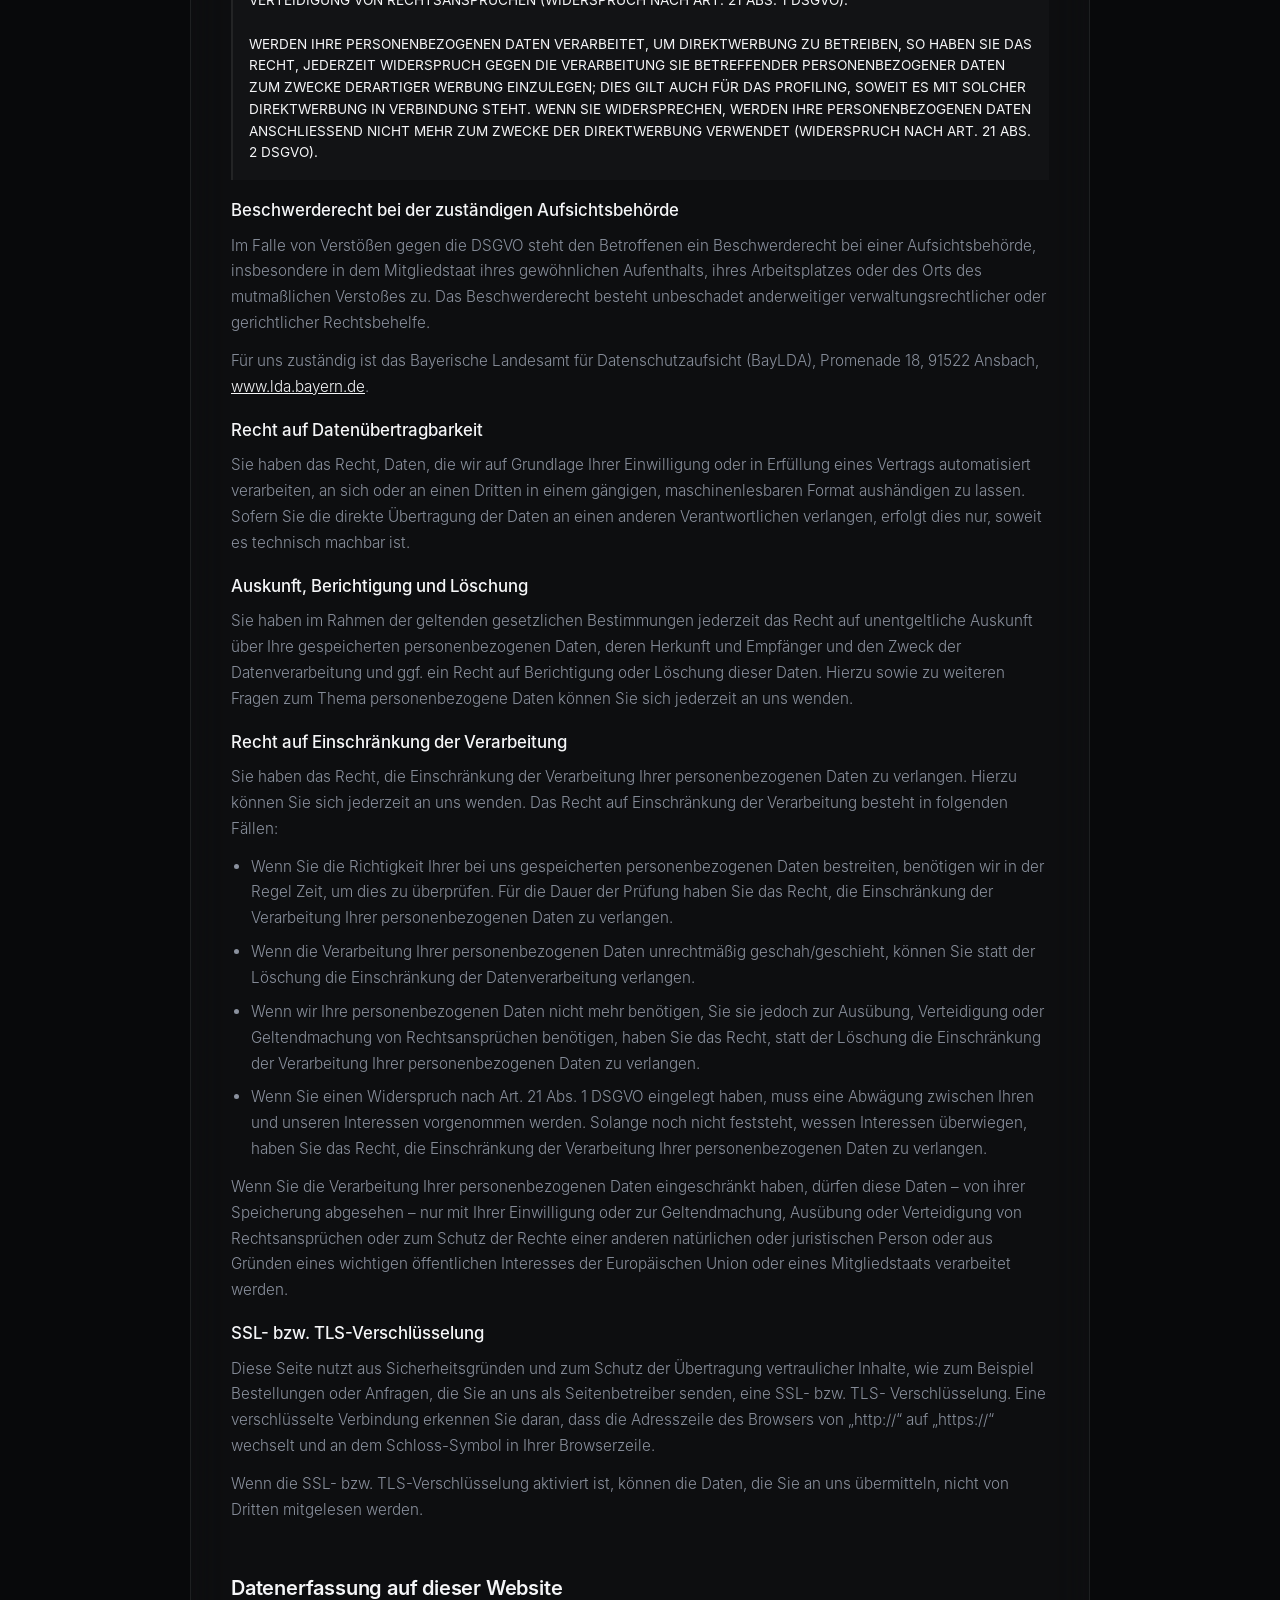
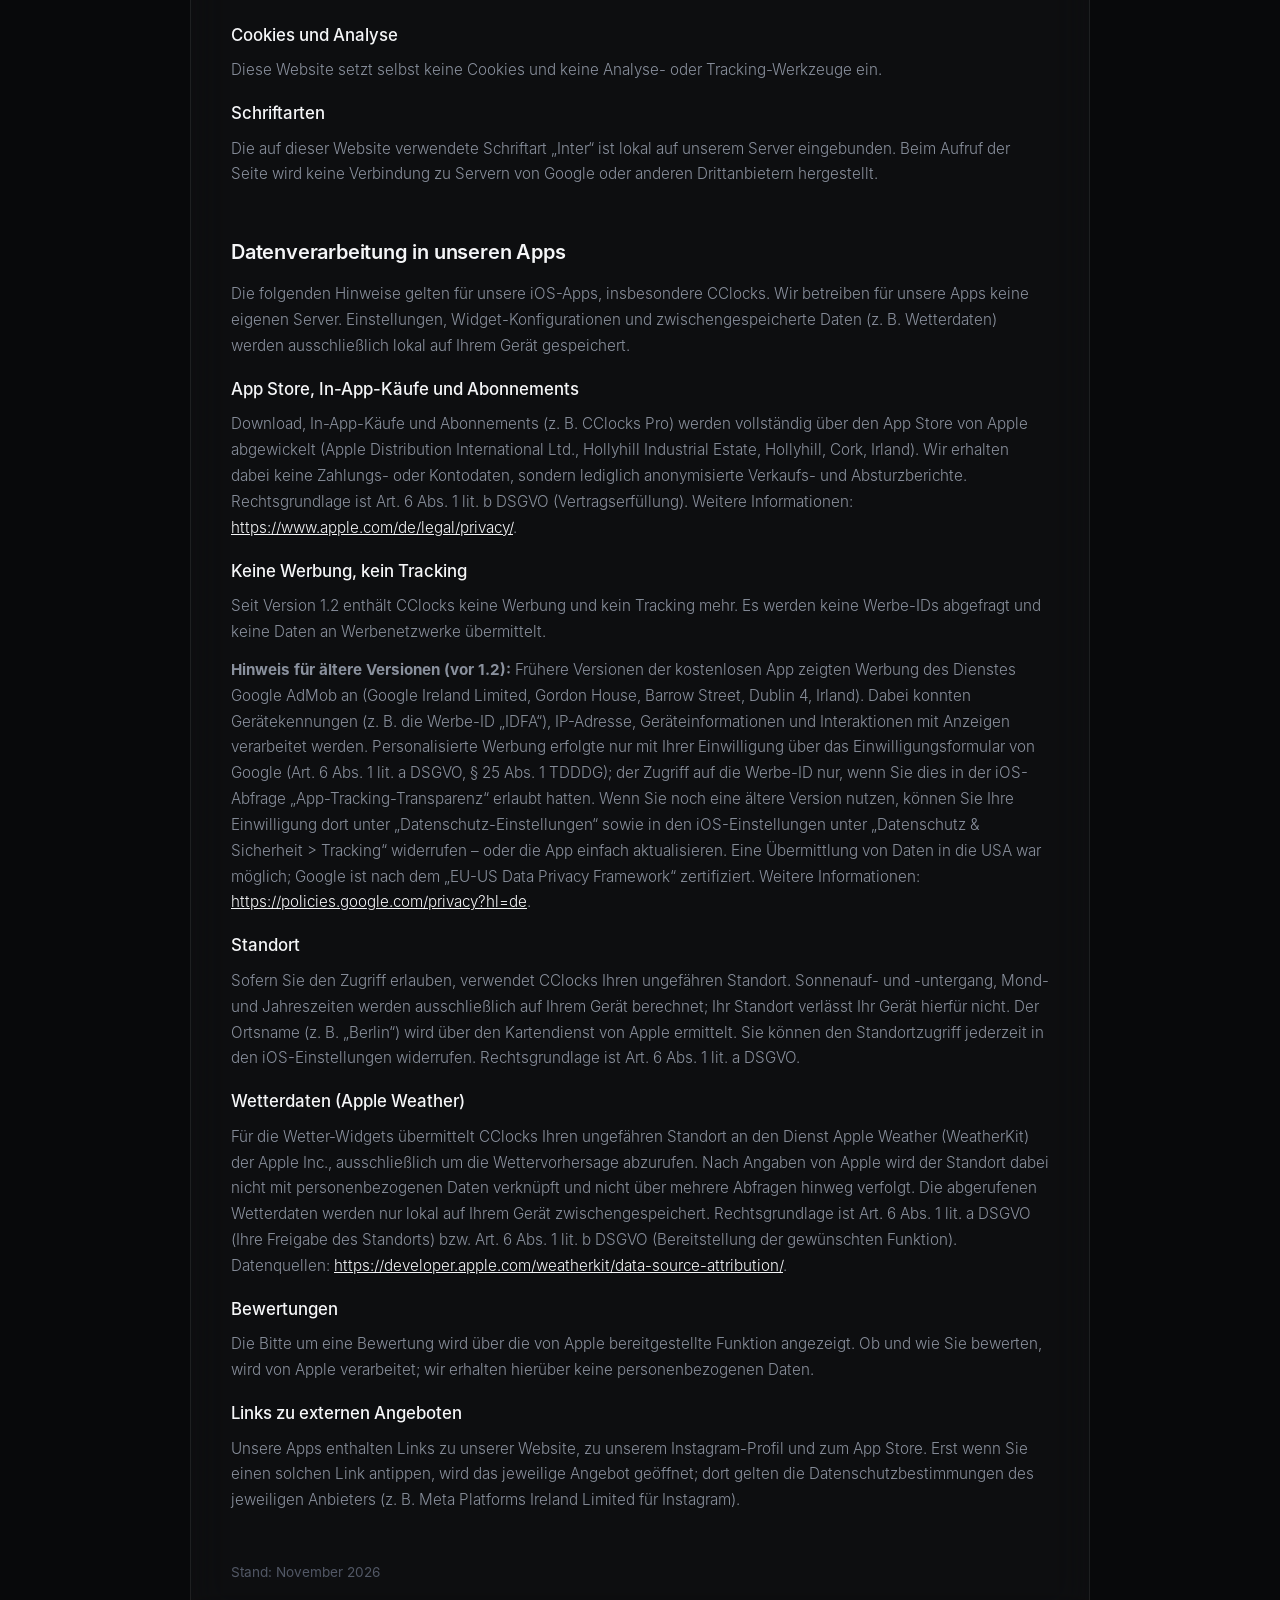
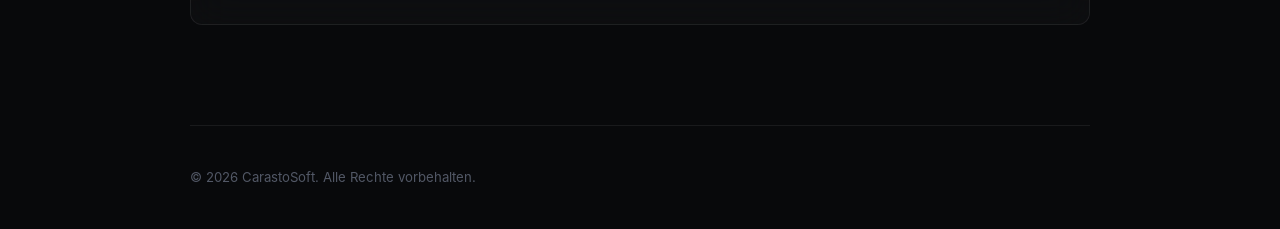
<file: privacy-policy.html>
<!DOCTYPE html>
<html lang="de">
<head>
  <meta charset="UTF-8">
  <meta name="viewport" content="width=device-width, initial-scale=1.0">
  <title>Datenschutzerklärung — CarastoSoft</title>
  

  <style>
    /* Schrift „Inter“ lokal eingebunden (SIL Open Font License) – keine Verbindung zu Google */
    @font-face { font-family: 'Inter'; font-style: normal; font-weight: 300; font-display: swap; src: url('fonts/Inter-Light.woff') format('woff'); }
    @font-face { font-family: 'Inter'; font-style: normal; font-weight: 400; font-display: swap; src: url('fonts/Inter-Regular.woff') format('woff'); }
    @font-face { font-family: 'Inter'; font-style: normal; font-weight: 500; font-display: swap; src: url('fonts/Inter-Medium.woff') format('woff'); }
    @font-face { font-family: 'Inter'; font-style: normal; font-weight: 600; font-display: swap; src: url('fonts/Inter-SemiBold.woff') format('woff'); }
    @font-face { font-family: 'Inter'; font-style: normal; font-weight: 700; font-display: swap; src: url('fonts/Inter-Bold.woff') format('woff'); }

    :root {
      --bg-color: #08090b;
      --surface-card: rgba(255, 255, 255, 0.025);
      --border-color: rgba(255, 255, 255, 0.07);
      --text-primary: #f5f6f8;
      --text-secondary: #8a919e;
      --text-tertiary: #525866;
    }

    * { box-sizing: border-box; margin: 0; padding: 0; }

    body {
      background-color: var(--bg-color);
      color: var(--text-primary);
      font-family: 'Inter', -apple-system, BlinkMacSystemFont, sans-serif;
      min-height: 100vh;
      display: flex;
      flex-direction: column;
      align-items: center;
      line-height: 1.7;
      -webkit-font-smoothing: antialiased;
      padding: 0 24px;
    }

    header {
      width: 100%;
      max-width: 900px;
      padding: 36px 0;
      display: flex;
      justify-content: space-between;
      align-items: center;
      border-bottom: 1px solid var(--border-color);
    }

    .brand {
      font-weight: 600;
      font-size: 0.95rem;
      letter-spacing: 0.18em;
      text-transform: uppercase;
      color: var(--text-primary);
      text-decoration: none;
      display: flex;
      align-items: center;
      gap: 12px;
    }

    .brand-dot { width: 6px; height: 6px; background-color: #fff; border-radius: 50%; }

    .back-link {
      color: var(--text-secondary);
      text-decoration: none;
      font-size: 0.875rem;
      transition: color 0.2s;
    }

    .back-link:hover { color: var(--text-primary); }

    .container {
      width: 100%;
      max-width: 900px;
      padding: 60px 0 100px 0;
      display: flex;
      flex-direction: column;
      gap: 40px;
    }

    h1 { font-size: 2.5rem; font-weight: 600; letter-spacing: -0.02em; }

    .legal-card {
      background: var(--surface-card);
      border: 1px solid var(--border-color);
      border-radius: 12px;
      padding: 40px;
      backdrop-filter: blur(20px);
      display: flex;
      flex-direction: column;
      gap: 36px;
    }

    .section-block h2 {
      font-size: 1.25rem;
      font-weight: 600;
      color: var(--text-primary);
      margin-bottom: 12px;
      letter-spacing: -0.01em;
    }

    .section-block h3 {
      font-size: 1.05rem;
      font-weight: 500;
      color: var(--text-primary);
      margin: 16px 0 8px 0;
    }

    .section-block p {
      color: var(--text-secondary);
      font-size: 0.95rem;
      font-weight: 300;
      margin-bottom: 12px;
    }

    .section-block ul {
      color: var(--text-secondary);
      font-size: 0.95rem;
      font-weight: 300;
      padding-left: 20px;
      margin-bottom: 12px;
    }

    .section-block li {
      margin-bottom: 8px;
    }

    .legal-notice-box {
      text-transform: uppercase;
      font-size: 0.85rem;
      background: rgba(255, 255, 255, 0.02);
      border-left: 2px solid var(--border-color);
      padding: 16px;
      margin: 12px 0;
      line-height: 1.6;
    }

    footer {
      width: 100%;
      max-width: 900px;
      margin-top: auto;
      padding: 40px 0;
      border-top: 1px solid var(--border-color);
      display: flex;
      justify-content: space-between;
      color: var(--text-tertiary);
      font-size: 0.825rem;
    }

    footer a { color: var(--text-secondary); text-decoration: none; }
    footer a:hover { color: var(--text-primary); }
  </style>
</head>
<body>

  <header>
    <a href="index.html" class="brand">
      <span class="brand-dot"></span>
      CarastoSoft
    </a>
    <a href="index.html" class="back-link">&larr; Zurück zur Startseite</a>
  </header>

  <div class="container">
    <h1>Datenschutzerklärung / Privacy Policy</h1>

    <div class="legal-card">

      <!-- Complete English Section for Mobile Apps & Website Policies -->
      <div class="section-block">
        <p>CARASTO Soft ("we", "our", or "us") operates the mobile applications and the website carastosoft.com. This page informs you of our policies regarding the collection, use, and disclosure of personal data when you use our Service.</p>
        
        <h3>1. Information Collection and Use</h3>
        <p>We do not operate our own servers for our apps and do not collect any personal identification information directly. Settings and cached data are stored only on your device. Our apps use the following services:</p>
        <ul>
          <li><strong>Apple App Store:</strong> App downloads, in-app purchases and subscriptions are processed entirely by Apple. We do not receive any payment data. Apple provides us with anonymized sales reports and crash reports.</li>
          <li><strong>No ads, no tracking:</strong> Since version 1.2, CClocks contains no advertising and no tracking. Older versions (before 1.2) displayed ads provided by Google AdMob (Google Ireland Limited); depending on your consent, AdMob used identifiers such as the IDFA. If you still use an older version, please update the app – or change your choice in the app via "Privacy Settings" and in iOS under Settings &gt; Privacy &amp; Security &gt; Tracking.</li>
          <li><strong>Location (CClocks):</strong> Sunrise, sunset and moon times are calculated on your device; your location does not leave the device for this purpose. The place name shown in widgets (e.g. "Berlin") is determined via Apple Maps.</li>
          <li><strong>Weather (CClocks):</strong> To show the weather, your approximate location is sent to Apple Weather (Apple WeatherKit) solely to retrieve the forecast. According to Apple, the location is not associated with personally identifiable information and is not tracked across requests.</li>
          <li><strong>Ratings:</strong> The rating prompt in our apps is provided by Apple. We do not receive any personal data from it.</li>
        </ul>

        <h3>2. Log Data and Web Hosting</h3>
        <p>Our website is hosted on GitHub Pages (GitHub, Inc., USA). GitHub automatically collects standard log files (IP address, browser type, time of access) to ensure the technical stability and security of the website. The fonts used on this website are hosted locally; no connection to Google is established.</p>

        <h3>3. Contact Us</h3>
        <p>If you have any questions about this Privacy Policy, please contact us via email: <a href="mailto:hello@carastosoft.com" style="color: var(--text-primary);">hello@carastosoft.com</a>.</p>
      </div>

      <hr style="border: 0; border-top: 1px solid var(--border-color); margin: 10px 0;">

      <!-- 1. Datenschutz auf einen Blick -->
      <div class="section-block">
        <h2>Datenschutz auf einen Blick</h2>
        
        <h3>Allgemeine Hinweise</h3>
        <p>Die folgenden Hinweise geben einen einfachen Überblick darüber, was mit Ihren personenbezogenen Daten passiert, wenn Sie diese Website besuchen. Personenbezogene Daten sind alle Daten, mit denen Sie persönlich identifiziert werden können. Ausführliche Informationen zum Thema Datenschutz entnehmen Sie unserer unter diesem Text aufgeführten Datenschutzerklärung.</p>

        <h3>Datenerfassung auf dieser Website</h3>
        <p><strong>Wer ist verantwortlich für die Datenerfassung auf dieser Website?</strong><br>
        Die Datenverarbeitung auf dieser Website erfolgt durch den Websitebetreiber. Dessen Kontaktdaten können Sie dem Abschnitt „Hinweis zur verantwortlichen Stelle“ in dieser Datenschutzerklärung entnehmen.</p>

        <p><strong>Wie erfassen wir Ihre Daten?</strong><br>
        Ihre Daten werden zum einen dadurch erhoben, dass Sie uns diese mitteilen. Hierbei kann es sich z. B. um Daten handeln, die Sie in ein Kontaktformular eingeben.<br>
        Andere Daten werden automatisch oder nach Ihrer Einwilligung beim Besuch der Website durch unsere IT-Systeme erfasst. Das sind vor allem technische Daten (z. B. Internetbrowser, Betriebssystem oder Uhrzeit des Seitenaufrufs). Die Erfassung dieser Daten erfolgt automatisch, sobald Sie diese Website betreten.</p>

        <p><strong>Wofür nutzen wir Ihre Daten?</strong><br>
        Ein Teil der Daten wird erhoben, um eine fehlerfreie Bereitstellung der Website zu gewährleisten. Andere Daten können zur Analyse Ihres Nutzerverhaltens verwendet werden. Sofern über die Website Verträge geschlossen oder angebahnt werden können, werden die übermittelten Daten auch für Vertragsangebote, Bestellungen oder sonstige Auftragsanfragen verarbeitet.</p>

        <p><strong>Welche Rechte haben Sie bezüglich Ihrer Daten?</strong><br>
        Sie haben jederzeit das Recht, unentgeltlich Auskunft über Herkunft, Empfänger und Zweck Ihrer gespeicherten personenbezogenen Daten zu erhalten. Sie haben außerdem ein Recht, die Berichtigung oder Löschung dieser Daten zu verlangen. Wenn Sie eine Einwilligung zur Datenverarbeitung erteilt haben, können Sie diese Einwilligung jederzeit für die Zukunft widerrufen. Außerdem haben Sie das Recht, unter bestimmten Umständen die Einschränkung der Verarbeitung Ihrer personenbezogenen Daten zu verlangen.<br>
        Des Weiteren steht Ihnen ein Beschwerderecht bei der zuständigen Aufsichtsbehörde zu.<br>
        Hierzu sowie zu weiteren Fragen zum Thema Datenschutz können Sie sich jederzeit an uns wenden.</p>
      </div>

      <!-- 2. Hosting -->
      <div class="section-block">
        <h2>Hosting</h2>
        <p>Wir hosten die Inhalte unserer Website bei folgendem Anbieter:</p>
        
        <h3>Externes Hosting</h3>
        <p>Diese Website wird extern gehostet. Die personenbezogenen Daten, die auf dieser Website erfasst werden, werden auf den Servern des Hosters / der Hoster gespeichert. Hierbei kann es sich v. a. um IP-Adressen, Kontaktanfragen, Meta- und Kommunikationsdaten, Vertragsdaten, Kontaktdaten, Namen, Websitezugriffe und sonstige Daten, die über eine Website generiert werden, handeln.</p>
        <p>Das externe Hosting erfolgt zum Zwecke der Vertragserfüllung gegenüber unseren potenziellen und bestehenden Kunden (Art. 6 Abs. 1 lit. b DSGVO) und im Interesse einer sicheren, schnellen und effizienten Bereitstellung unseres Online-Angebots durch einen professionellen Anbieter (Art. 6 Abs. 1 lit. f DSGVO).</p>
        <p>Sofern eine entsprechende Einwilligung abgefragt wurde, erfolgt die Verarbeitung ausschließlich auf Grundlage von Art. 6 Abs. 1 lit. a DSGVO und § 25 Abs. 1 TDDDG, soweit die Einwilligung die Speicherung von Cookies oder den Zugriff auf Informationen im Endgerät des Nutzers (z. B. Device-Fingerprinting) im Sinne des TDDDG umfasst. Die Einwilligung ist jederzeit widerrufbar.</p>
        
        <p><strong>Wir setzen folgenden Hoster ein:</strong><br>
        GitHub Pages, GitHub, Inc., 88 Colin P. Kelly Jr. Street, San Francisco, CA 94107, USA</p>
        <p>Beim Aufruf der Website werden technisch notwendige Server-Logdaten (IP-Adresse, Datum und Uhrzeit, aufgerufene Seite, Browser und Betriebssystem) durch GitHub verarbeitet. Weitere Informationen finden Sie in der Datenschutzerklärung von GitHub: <a href="https://docs.github.com/de/site-policy/privacy-policies/github-general-privacy-statement" target="_blank" style="color: var(--text-primary);">https://docs.github.com/de/site-policy/privacy-policies/github-general-privacy-statement</a>.</p>
        <p>GitHub verfügt über eine Zertifizierung nach dem „EU-US Data Privacy Framework“ (DPF), das die Einhaltung europäischer Datenschutzstandards bei Datenverarbeitungen in den USA gewährleisten soll.</p>

        <p>Die Verarbeitung der Server-Logdaten durch GitHub erfolgt auf Grundlage unseres berechtigten Interesses an einer sicheren und zuverlässigen Bereitstellung dieser Website (Art. 6 Abs. 1 lit. f DSGVO). Die Logdaten werden von GitHub zu Sicherheitszwecken gespeichert; wir selbst haben darauf keinen Zugriff und werten sie nicht aus.</p>
      </div>

      <!-- 3. Allgemeine Hinweise und Pflichtinformationen -->
      <div class="section-block">
        <h2>Allgemeine Hinweise und Pflichtinformationen</h2>
        
        <h3>Datenschutz</h3>
        <p>Die Betreiber dieser Seiten nehmen den Schutz Ihrer persönlichen Daten sehr ernst. Wir behandeln Ihre personenbezogenen Daten vertraulich und entsprechend den gesetzlichen Datenschutzvorschriften sowie dieser Datenschutzerklärung.</p>
        <p>Wenn Sie diese Website benutzen, werden verschiedene personenbezogene Daten erhoben. Personenbezogene Daten sind Daten, mit denen Sie persönlich identifiziert werden können. Die vorliegende Datenschutzerklärung erläutert, welche Daten wir erheben und wofür wir sie nutzen. Sie erläutert auch, wie und zu welchem Zweck das geschieht.</p>
        <p>Wir weisen darauf hin, dass die Datenübertragung im Internet (z. B. bei der Kommunikation per E-Mail) Sicherheitslücken aufweisen kann. Ein lückenloser Schutz der Daten vor dem Zugriff durch Dritte ist nicht möglich.</p>

        <h3>Hinweis zur verantwortlichen Stelle</h3>
        <p>Die verantwortliche Stelle für die Datenverarbeitung auf dieser Website ist:</p>
        <p>
          Stefano Cumini<br>
          Liebigstr. 8<br>
          63743 Aschaffenburg<br><br>
          Telefon: 015224804567<br>
          E-Mail: hello@carastosoft.com
        </p>
        <p>Verantwortliche Stelle ist die natürliche oder juristische Person, die allein oder gemeinsam mit anderen über die Zwecke und Mittel der Verarbeitung von personenbezogenen Daten (z. B. Namen, E-Mail-Adressen o. Ä.) entscheidet.</p>

        <h3>Speicherdauer</h3>
        <p>Soweit innerhalb dieser Datenschutzerklärung keine speziellere Speicherdauer genannt wurde, verbleiben Ihre personenbezogenen Daten bei uns, bis der Zweck für die Datenverarbeitung entfällt. Wenn Sie ein berechtigtes Löschersuchen geltend machen oder eine Einwilligung zur Datenverarbeitung widerrufen, werden Ihre Daten gelöscht, sofern wir keine anderen rechtlich zulässigen Gründe für die Speicherung Ihrer personenbezogenen Daten haben (z. B. steuer- oder handelsrechtliche Aufbewahrungsfristen); im letztgenannten Fall erfolgt die Löschung nach Fortfall dieser Gründe.</p>

        <h3>Allgemeine Hinweise zu den Rechtsgrundlagen der Datenverarbeitung auf dieser Website</h3>
        <p>Sofern Sie in die Datenverarbeitung eingewilligt haben, verarbeiten wir Ihre personenbezogenen Daten auf Grundlage von Art. 6 Abs. 1 lit. a DSGVO bzw. Art. 9 Abs. 2 lit. a DSGVO, sofern besondere Datenkategorien nach Art. 9 Abs. 1 DSGVO verarbeitet werden. Im Falle einer ausdrücklichen Einwilligung in die Übertragung personenbezogener Daten in Drittstaaten erfolgt die Datenverarbeitung außerdem auf Grundlage von Art. 49 Abs. 1 lit. a DSGVO. Sofern Sie in die Speicherung von Cookies oder in den Zugriff auf Informationen in Ihr Endgerät (z. B. via Device-Fingerprinting) eingewilligt haben, erfolgt die Datenverarbeitung zusätzlich auf Grundlage von § 25 Abs. 1 TDDDG. Die Einwilligung ist jederzeit widerrufbar.</p>
        <p>Sind Ihre Daten zur Vertragserfüllung oder zur Durchführung vorvertraglicher Maßnahmen erforderlich, verarbeiten wir Ihre Daten auf Grundlage des Art. 6 Abs. 1 lit. b DSGVO. Des Weiteren verarbeiten wir Ihre Daten, sofern diese zur Erfüllung einer rechtlichen Verpflichtung erforderlich sind, auf Grundlage von Art. 6 Abs. 1 lit. c DSGVO. Die Datenverarbeitung kann ferner auf Grundlage unseres berechtigten Interesses nach Art. 6 Abs. 1 lit. f DSGVO erfolgen. Über die jeweils im Einzelfall einschlägigen Rechtsgrundlagen wird in den folgenden Absätzen dieser Datenschutzerklärung informiert.</p>

        <h3>Empfänger von personenbezogenen Daten</h3>
        <p>Im Rahmen unserer Geschäftstätigkeit arbeiten wir mit verschiedenen externen Stellen zusammen. Dabei ist teilweise auch eine Übermittlung von personenbezogenen Daten an diese externen Stellen erforderlich. Wir geben personenbezogene Daten nur dann an externe Stellen weiter, wenn dies im Rahmen einer Vertragserfüllung erforderlich ist, wenn wir gesetzlich hierzu verpflichtet sind (z. B. Weitergabe von Daten an Steuerbehörden), wenn wir ein berechtigtes Interesse nach Art. 6 Abs. 1 lit. f DSGVO an der Weitergabe haben oder wenn eine sonstige Rechtsgrundlage die Datenweitergabe erlaubt. Beim Einsatz von Auftragsverarbeitern geben wir personenbezogene Daten unserer Kunden nur auf Grundlage eines gültigen Vertrags über Auftragsverarbeitung weiter. Im Falle einer gemeinsamen Verarbeitung wird ein Vertrag über gemeinsame Verarbeitung geschlossen.</p>

        <h3>Widerruf Ihrer Einwilligung zur Datenverarbeitung</h3>
        <p>Viele Datenverarbeitungsvorgänge sind nur mit Ihrer ausdrücklichen Einwilligung möglich. Sie können eine bereits erteilte Einwilligung jederzeit widerrufen. Die Rechtmäßigkeit der bis zum Widerruf erfolgten Datenverarbeitung bleibt vom Widerruf unberührt.</p>

        <h3>Widerspruchsrecht gegen die Datenerhebung in besonderen Fällen sowie gegen Direktwerbung (Art. 21 DSGVO)</h3>
        <div class="legal-notice-box">
          WENN DIE DATENVERARBEITUNG AUF GRUNDLAGE VON ART. 6 ABS. 1 LIT. E ODER F DSGVO ERFOLGT, HABEN SIE JEDERZEIT DAS RECHT, AUS GRÜNDEN, DIE SICH AUS IHRER BESONDEREN SITUATION ERGEBEN, GEGEN DIE VERARBEITUNG IHRER PERSONENBEZOGENEN DATEN WIDERSPRUCH EINZULEGEN; DIES GILT AUCH FÜR EIN AUF DIESE BESTIMMUNGEN GESTÜTZTES PROFILING. DIE JEWEILIGE RECHTSGRUNDLAGE, AUF DENEN EINE VERARBEITUNG BERUHT, ENTNEHMEN SIE DIESER DATENSCHUTZERKLÄRUNG. WENN SIE WIDERSPRUCH EINLEGEN, WERDEN WIR IHRE BETROFFENEN PERSONENBEZOGENEN DATEN NICHT MEHR VERARBEITEN, ES SEI DENN, WIR KÖNNEN ZWINGENDE SCHUTZWÜRDIGE GRÜNDE FÜR DIE VERARBEITUNG NACHWEISEN, DIE IHRE INTERESSEN, RECHTE UND FREIHEITEN ÜBERWIEGEN ODER DIE VERARBEITUNG DIENT DER GELTENDMACHUNG, AUSÜBUNG ODER VERTEIDIGUNG VON RECHTSANSPRÜCHEN (WIDERSPRUCH NACH ART. 21 ABS. 1 DSGVO).<br><br>
          WERDEN IHRE PERSONENBEZOGENEN DATEN VERARBEITET, UM DIREKTWERBUNG ZU BETREIBEN, SO HABEN SIE DAS RECHT, JEDERZEIT WIDERSPRUCH GEGEN DIE VERARBEITUNG SIE BETREFFENDER PERSONENBEZOGENER DATEN ZUM ZWECKE DERARTIGER WERBUNG EINZULEGEN; DIES GILT AUCH FÜR DAS PROFILING, SOWEIT ES MIT SOLCHER DIREKTWERBUNG IN VERBINDUNG STEHT. WENN SIE WIDERSPRECHEN, WERDEN IHRE PERSONENBEZOGENEN DATEN ANSCHLIESSEND NICHT MEHR ZUM ZWECKE DER DIREKTWERBUNG VERWENDET (WIDERSPRUCH NACH ART. 21 ABS. 2 DSGVO).
        </div>

        <h3>Beschwerderecht bei der zuständigen Aufsichtsbehörde</h3>
        <p>Im Falle von Verstößen gegen die DSGVO steht den Betroffenen ein Beschwerderecht bei einer Aufsichtsbehörde, insbesondere in dem Mitgliedstaat ihres gewöhnlichen Aufenthalts, ihres Arbeitsplatzes oder des Orts des mutmaßlichen Verstoßes zu. Das Beschwerderecht besteht unbeschadet anderweitiger verwaltungsrechtlicher oder gerichtlicher Rechtsbehelfe.</p>
        <p>Für uns zuständig ist das Bayerische Landesamt für Datenschutzaufsicht (BayLDA), Promenade 18, 91522 Ansbach, <a href="https://www.lda.bayern.de" target="_blank" style="color: var(--text-primary);">www.lda.bayern.de</a>.</p>

        <h3>Recht auf Datenübertragbarkeit</h3>
        <p>Sie haben das Recht, Daten, die wir auf Grundlage Ihrer Einwilligung oder in Erfüllung eines Vertrags automatisiert verarbeiten, an sich oder an einen Dritten in einem gängigen, maschinenlesbaren Format aushändigen zu lassen. Sofern Sie die direkte Übertragung der Daten an einen anderen Verantwortlichen verlangen, erfolgt dies nur, soweit es technisch machbar ist.</p>

        <h3>Auskunft, Berichtigung und Löschung</h3>
        <p>Sie haben im Rahmen der geltenden gesetzlichen Bestimmungen jederzeit das Recht auf unentgeltliche Auskunft über Ihre gespeicherten personenbezogenen Daten, deren Herkunft und Empfänger und den Zweck der Datenverarbeitung und ggf. ein Recht auf Berichtigung oder Löschung dieser Daten. Hierzu sowie zu weiteren Fragen zum Thema personenbezogene Daten können Sie sich jederzeit an uns wenden.</p>

        <h3>Recht auf Einschränkung der Verarbeitung</h3>
        <p>Sie haben das Recht, die Einschränkung der Verarbeitung Ihrer personenbezogenen Daten zu verlangen. Hierzu können Sie sich jederzeit an uns wenden. Das Recht auf Einschränkung der Verarbeitung besteht in folgenden Fällen:</p>
        <ul>
          <li>Wenn Sie die Richtigkeit Ihrer bei uns gespeicherten personenbezogenen Daten bestreiten, benötigen wir in der Regel Zeit, um dies zu überprüfen. Für die Dauer der Prüfung haben Sie das Recht, die Einschränkung der Verarbeitung Ihrer personenbezogenen Daten zu verlangen.</li>
          <li>Wenn die Verarbeitung Ihrer personenbezogenen Daten unrechtmäßig geschah/geschieht, können Sie statt der Löschung die Einschränkung der Datenverarbeitung verlangen.</li>
          <li>Wenn wir Ihre personenbezogenen Daten nicht mehr benötigen, Sie sie jedoch zur Ausübung, Verteidigung oder Geltendmachung von Rechtsansprüchen benötigen, haben Sie das Recht, statt der Löschung die Einschränkung der Verarbeitung Ihrer personenbezogenen Daten zu verlangen.</li>
          <li>Wenn Sie einen Widerspruch nach Art. 21 Abs. 1 DSGVO eingelegt haben, muss eine Abwägung zwischen Ihren und unseren Interessen vorgenommen werden. Solange noch nicht feststeht, wessen Interessen überwiegen, haben Sie das Recht, die Einschränkung der Verarbeitung Ihrer personenbezogenen Daten zu verlangen.</li>
        </ul>
        <p>Wenn Sie die Verarbeitung Ihrer personenbezogenen Daten eingeschränkt haben, dürfen diese Daten – von ihrer Speicherung abgesehen – nur mit Ihrer Einwilligung oder zur Geltendmachung, Ausübung oder Verteidigung von Rechtsansprüchen oder zum Schutz der Rechte einer anderen natürlichen oder juristischen Person oder aus Gründen eines wichtigen öffentlichen Interesses der Europäischen Union oder eines Mitgliedstaats verarbeitet werden.</p>

        <h3>SSL- bzw. TLS-Verschlüsselung</h3>
        <p>Diese Seite nutzt aus Sicherheitsgründen und zum Schutz der Übertragung vertraulicher Inhalte, wie zum Beispiel Bestellungen oder Anfragen, die Sie an uns als Seitenbetreiber senden, eine SSL- bzw. TLS- Verschlüsselung. Eine verschlüsselte Verbindung erkennen Sie daran, dass die Adresszeile des Browsers von „http://“ auf „https://“ wechselt und an dem Schloss-Symbol in Ihrer Browserzeile.</p>
        <p>Wenn die SSL- bzw. TLS-Verschlüsselung aktiviert ist, können die Daten, die Sie an uns übermitteln, nicht von Dritten mitgelesen werden.</p>
      </div>

      <!-- 4. Datenerfassung auf dieser Website -->
      <div class="section-block">
        <h2>Datenerfassung auf dieser Website</h2>
        
        <h3>Cookies und Analyse</h3>
        <p>Diese Website setzt selbst keine Cookies und keine Analyse- oder Tracking-Werkzeuge ein.</p>

        <h3>Schriftarten</h3>
        <p>Die auf dieser Website verwendete Schriftart „Inter“ ist lokal auf unserem Server eingebunden. Beim Aufruf der Seite wird keine Verbindung zu Servern von Google oder anderen Drittanbietern hergestellt.</p>
      </div>

      <!-- 5. Datenverarbeitung in unseren Apps -->
      <div class="section-block">
        <h2>Datenverarbeitung in unseren Apps</h2>
        <p>Die folgenden Hinweise gelten für unsere iOS-Apps, insbesondere CClocks. Wir betreiben für unsere Apps keine eigenen Server. Einstellungen, Widget-Konfigurationen und zwischengespeicherte Daten (z. B. Wetterdaten) werden ausschließlich lokal auf Ihrem Gerät gespeichert.</p>

        <h3>App Store, In-App-Käufe und Abonnements</h3>
        <p>Download, In-App-Käufe und Abonnements (z. B. CClocks Pro) werden vollständig über den App Store von Apple abgewickelt (Apple Distribution International Ltd., Hollyhill Industrial Estate, Hollyhill, Cork, Irland). Wir erhalten dabei keine Zahlungs- oder Kontodaten, sondern lediglich anonymisierte Verkaufs- und Absturzberichte. Rechtsgrundlage ist Art. 6 Abs. 1 lit. b DSGVO (Vertragserfüllung). Weitere Informationen: <a href="https://www.apple.com/de/legal/privacy/" target="_blank" style="color: var(--text-primary);">https://www.apple.com/de/legal/privacy/</a>.</p>

        <h3>Keine Werbung, kein Tracking</h3>
        <p>Seit Version 1.2 enthält CClocks keine Werbung und kein Tracking mehr. Es werden keine Werbe-IDs abgefragt und keine Daten an Werbenetzwerke übermittelt.</p>
        <p><strong>Hinweis für ältere Versionen (vor 1.2):</strong> Frühere Versionen der kostenlosen App zeigten Werbung des Dienstes Google AdMob an (Google Ireland Limited, Gordon House, Barrow Street, Dublin 4, Irland). Dabei konnten Gerätekennungen (z. B. die Werbe-ID „IDFA“), IP-Adresse, Geräteinformationen und Interaktionen mit Anzeigen verarbeitet werden. Personalisierte Werbung erfolgte nur mit Ihrer Einwilligung über das Einwilligungsformular von Google (Art. 6 Abs. 1 lit. a DSGVO, § 25 Abs. 1 TDDDG); der Zugriff auf die Werbe-ID nur, wenn Sie dies in der iOS-Abfrage „App-Tracking-Transparenz“ erlaubt hatten. Wenn Sie noch eine ältere Version nutzen, können Sie Ihre Einwilligung dort unter „Datenschutz-Einstellungen“ sowie in den iOS-Einstellungen unter „Datenschutz &amp; Sicherheit &gt; Tracking“ widerrufen – oder die App einfach aktualisieren. Eine Übermittlung von Daten in die USA war möglich; Google ist nach dem „EU-US Data Privacy Framework“ zertifiziert. Weitere Informationen: <a href="https://policies.google.com/privacy?hl=de" target="_blank" style="color: var(--text-primary);">https://policies.google.com/privacy?hl=de</a>.</p>

        <h3>Standort</h3>
        <p>Sofern Sie den Zugriff erlauben, verwendet CClocks Ihren ungefähren Standort. Sonnenauf- und -untergang, Mond- und Jahreszeiten werden ausschließlich auf Ihrem Gerät berechnet; Ihr Standort verlässt Ihr Gerät hierfür nicht. Der Ortsname (z. B. „Berlin“) wird über den Kartendienst von Apple ermittelt. Sie können den Standortzugriff jederzeit in den iOS-Einstellungen widerrufen. Rechtsgrundlage ist Art. 6 Abs. 1 lit. a DSGVO.</p>

        <h3>Wetterdaten (Apple Weather)</h3>
        <p>Für die Wetter-Widgets übermittelt CClocks Ihren ungefähren Standort an den Dienst Apple Weather (WeatherKit) der Apple Inc., ausschließlich um die Wettervorhersage abzurufen. Nach Angaben von Apple wird der Standort dabei nicht mit personenbezogenen Daten verknüpft und nicht über mehrere Abfragen hinweg verfolgt. Die abgerufenen Wetterdaten werden nur lokal auf Ihrem Gerät zwischengespeichert. Rechtsgrundlage ist Art. 6 Abs. 1 lit. a DSGVO (Ihre Freigabe des Standorts) bzw. Art. 6 Abs. 1 lit. b DSGVO (Bereitstellung der gewünschten Funktion). Datenquellen: <a href="https://developer.apple.com/weatherkit/data-source-attribution/" target="_blank" style="color: var(--text-primary);">https://developer.apple.com/weatherkit/data-source-attribution/</a>.</p>

        <h3>Bewertungen</h3>
        <p>Die Bitte um eine Bewertung wird über die von Apple bereitgestellte Funktion angezeigt. Ob und wie Sie bewerten, wird von Apple verarbeitet; wir erhalten hierüber keine personenbezogenen Daten.</p>

        <h3>Links zu externen Angeboten</h3>
        <p>Unsere Apps enthalten Links zu unserer Website, zu unserem Instagram-Profil und zum App Store. Erst wenn Sie einen solchen Link antippen, wird das jeweilige Angebot geöffnet; dort gelten die Datenschutzbestimmungen des jeweiligen Anbieters (z. B. Meta Platforms Ireland Limited für Instagram).</p>
      </div>

      <p style="color: var(--text-tertiary); font-size: 0.85rem;">Stand: November 2026</p>

    </div>
  </div>

  <footer>
    <div>&copy; 2026 CarastoSoft. Alle Rechte vorbehalten.</div>
  </footer>

</body>
</html>
</file>
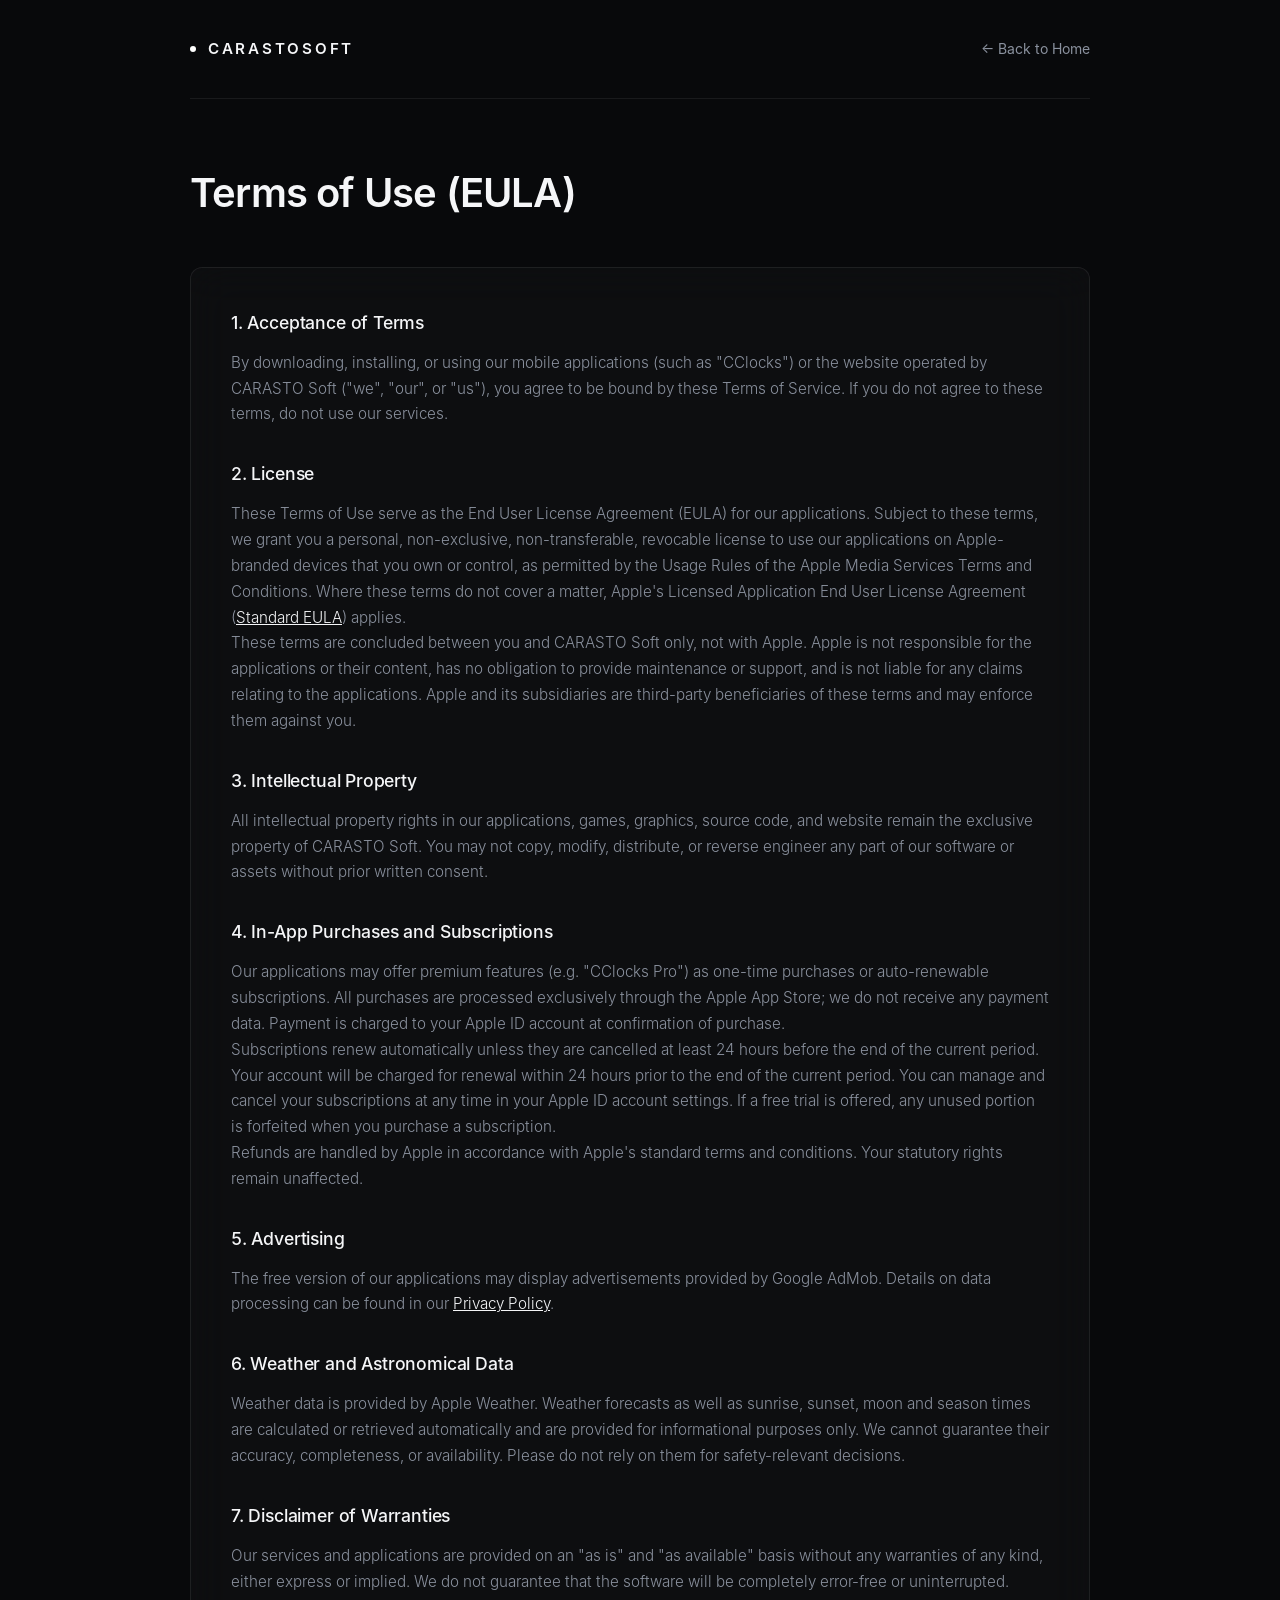
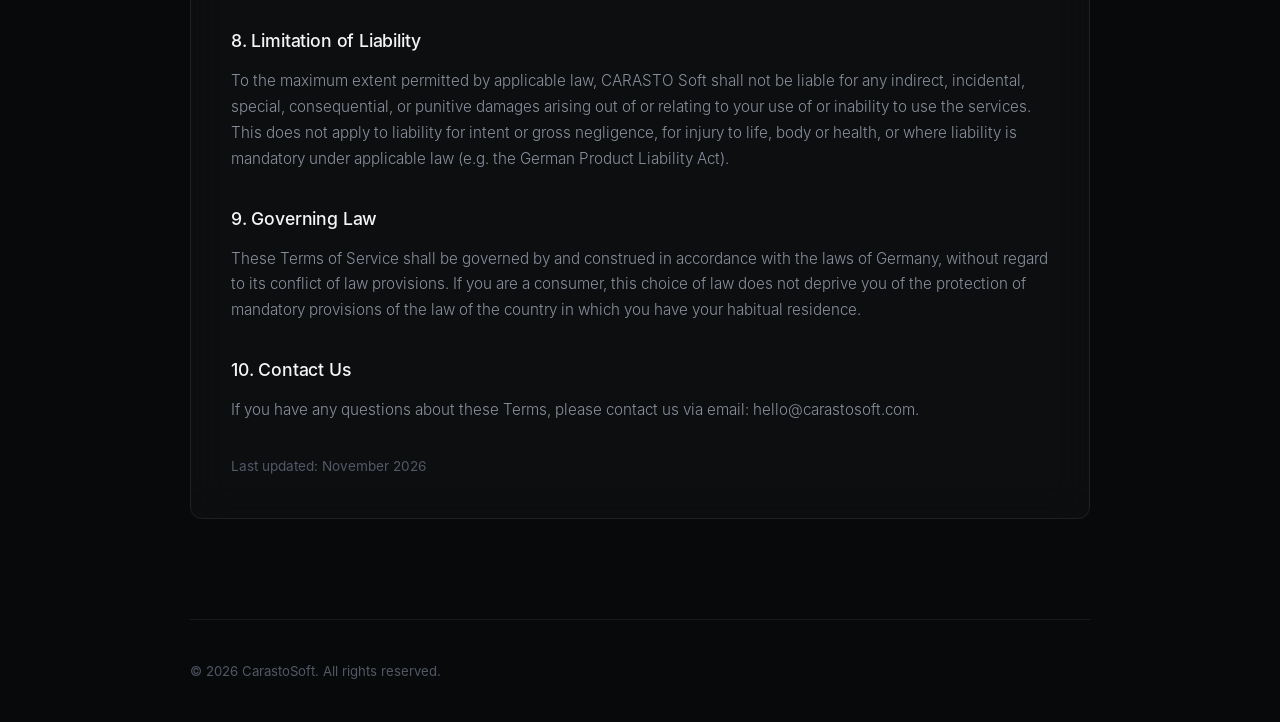
<file: terms-of-service.html>
<!DOCTYPE html>
<html lang="en">
<head>
  <meta charset="UTF-8">
  <meta name="viewport" content="width=device-width, initial-scale=1.0">
  <title>Terms of Use (EULA) — CarastoSoft</title>
  
<style>
  @font-face { font-family: 'Inter'; font-style: normal; font-weight: 300; font-display: swap; src: url('/fonts/Inter-Light.woff') format('woff'); }
  @font-face { font-family: 'Inter'; font-style: normal; font-weight: 400; font-display: swap; src: url('/fonts/Inter-Regular.woff') format('woff'); }
  @font-face { font-family: 'Inter'; font-style: normal; font-weight: 500; font-display: swap; src: url('/fonts/Inter-Medium.woff') format('woff'); }
  @font-face { font-family: 'Inter'; font-style: normal; font-weight: 600; font-display: swap; src: url('/fonts/Inter-SemiBold.woff') format('woff'); }
  @font-face { font-family: 'Inter'; font-style: normal; font-weight: 700; font-display: swap; src: url('/fonts/Inter-Bold.woff') format('woff'); }
</style>

  <style>
    :root {
      --bg-color: #08090b;
      --surface-card: rgba(255, 255, 255, 0.025);
      --border-color: rgba(255, 255, 255, 0.07);
      --text-primary: #f5f6f8;
      --text-secondary: #8a919e;
      --text-tertiary: #525866;
    }

    * {
      box-sizing: border-box;
      margin: 0;
      padding: 0;
    }

    body {
      background-color: var(--bg-color);
      color: var(--text-primary);
      font-family: 'Inter', -apple-system, BlinkMacSystemFont, sans-serif;
      min-height: 100vh;
      display: flex;
      flex-direction: column;
      align-items: center;
      line-height: 1.7;
      -webkit-font-smoothing: antialiased;
      padding: 0 24px;
    }

    header {
      width: 100%;
      max-width: 900px;
      padding: 36px 0;
      display: flex;
      justify-content: space-between;
      align-items: center;
      border-bottom: 1px solid var(--border-color);
    }

    .brand {
      font-weight: 600;
      font-size: 0.95rem;
      letter-spacing: 0.18em;
      text-transform: uppercase;
      color: var(--text-primary);
      text-decoration: none;
      display: flex;
      align-items: center;
      gap: 12px;
    }

    .brand-dot {
      width: 6px;
      height: 6px;
      background-color: #fff;
      border-radius: 50%;
    }

    .back-link {
      color: var(--text-secondary);
      text-decoration: none;
      font-size: 0.875rem;
      transition: color 0.2s;
    }

    .back-link:hover {
      color: var(--text-primary);
    }

    .container {
      width: 100%;
      max-width: 900px;
      padding: 60px 0 100px 0;
      display: flex;
      flex-direction: column;
      gap: 40px;
    }

    h1 {
      font-size: 2.5rem;
      font-weight: 600;
      letter-spacing: -0.02em;
    }

    .legal-card {
      background: var(--surface-card);
      border: 1px solid var(--border-color);
      border-radius: 12px;
      padding: 40px;
      backdrop-filter: blur(20px);
      display: flex;
      flex-direction: column;
      gap: 32px;
    }

    .section-block h2 {
      font-size: 1.1rem;
      font-weight: 500;
      color: var(--text-primary);
      margin-bottom: 12px;
      letter-spacing: -0.01em;
    }

    .section-block p {
      color: var(--text-secondary);
      font-size: 0.95rem;
      font-weight: 300;
    }

    footer {
      width: 100%;
      max-width: 900px;
      margin-top: auto;
      padding: 40px 0;
      border-top: 1px solid var(--border-color);
      display: flex;
      justify-content: space-between;
      color: var(--text-tertiary);
      font-size: 0.825rem;
    }

    footer a {
      color: var(--text-secondary);
      text-decoration: none;
    }

    footer a:hover {
      color: var(--text-primary);
    }
  </style>
</head>
<body>

  <header>
    <a href="/" class="brand">
      <span class="brand-dot"></span>
      CarastoSoft
    </a>
    <a href="/" class="back-link">&larr; Back to Home</a>
  </header>

  <div class="container">
    <h1>Terms of Use (EULA)</h1>

    <div class="legal-card">
      
      <div class="section-block">
        <h2>1. Acceptance of Terms</h2>
        <p>By downloading, installing, or using our mobile applications (such as "CClocks") or the website operated by CARASTO Soft ("we", "our", or "us"), you agree to be bound by these Terms of Service. If you do not agree to these terms, do not use our services.</p>
      </div>

      <div class="section-block">
        <h2>2. License</h2>
        <p>These Terms of Use serve as the End User License Agreement (EULA) for our applications. Subject to these terms, we grant you a personal, non-exclusive, non-transferable, revocable license to use our applications on Apple-branded devices that you own or control, as permitted by the Usage Rules of the Apple Media Services Terms and Conditions. Where these terms do not cover a matter, Apple's Licensed Application End User License Agreement (<a href="https://www.apple.com/legal/internet-services/itunes/dev/stdeula/" target="_blank" style="color: var(--text-primary);">Standard EULA</a>) applies.</p>
        <p>These terms are concluded between you and CARASTO Soft only, not with Apple. Apple is not responsible for the applications or their content, has no obligation to provide maintenance or support, and is not liable for any claims relating to the applications. Apple and its subsidiaries are third-party beneficiaries of these terms and may enforce them against you.</p>
      </div>

      <div class="section-block">
        <h2>3. Intellectual Property</h2>
        <p>All intellectual property rights in our applications, games, graphics, source code, and website remain the exclusive property of CARASTO Soft. You may not copy, modify, distribute, or reverse engineer any part of our software or assets without prior written consent.</p>
      </div>

      <div class="section-block">
        <h2>4. In-App Purchases and Subscriptions</h2>
        <p>Our applications may offer premium features (e.g. "CClocks Pro") as one-time purchases or auto-renewable subscriptions. All purchases are processed exclusively through the Apple App Store; we do not receive any payment data. Payment is charged to your Apple ID account at confirmation of purchase.</p>
        <p>Subscriptions renew automatically unless they are cancelled at least 24 hours before the end of the current period. Your account will be charged for renewal within 24 hours prior to the end of the current period. You can manage and cancel your subscriptions at any time in your Apple ID account settings. If a free trial is offered, any unused portion is forfeited when you purchase a subscription.</p>
        <p>Refunds are handled by Apple in accordance with Apple's standard terms and conditions. Your statutory rights remain unaffected.</p>
      </div>

      <div class="section-block">
        <h2>5. Advertising</h2>
        <p>The free version of our applications may display advertisements provided by Google AdMob. Details on data processing can be found in our <a href="privacy-policy.html" style="color: var(--text-primary);">Privacy Policy</a>.</p>
      </div>

      <div class="section-block">
        <h2>6. Weather and Astronomical Data</h2>
        <p>Weather data is provided by Apple Weather. Weather forecasts as well as sunrise, sunset, moon and season times are calculated or retrieved automatically and are provided for informational purposes only. We cannot guarantee their accuracy, completeness, or availability. Please do not rely on them for safety-relevant decisions.</p>
      </div>

      <div class="section-block">
        <h2>7. Disclaimer of Warranties</h2>
        <p>Our services and applications are provided on an "as is" and "as available" basis without any warranties of any kind, either express or implied. We do not guarantee that the software will be completely error-free or uninterrupted.</p>
      </div>

      <div class="section-block">
        <h2>8. Limitation of Liability</h2>
        <p>To the maximum extent permitted by applicable law, CARASTO Soft shall not be liable for any indirect, incidental, special, consequential, or punitive damages arising out of or relating to your use of or inability to use the services. This does not apply to liability for intent or gross negligence, for injury to life, body or health, or where liability is mandatory under applicable law (e.g. the German Product Liability Act).</p>
      </div>

      <div class="section-block">
        <h2>9. Governing Law</h2>
        <p>These Terms of Service shall be governed by and construed in accordance with the laws of Germany, without regard to its conflict of law provisions. If you are a consumer, this choice of law does not deprive you of the protection of mandatory provisions of the law of the country in which you have your habitual residence.</p>
      </div>

      <div class="section-block">
        <h2>10. Contact Us</h2>
        <p>If you have any questions about these Terms, please contact us via email: hello@carastosoft.com.</p>
      </div>

      <p style="color: var(--text-tertiary); font-size: 0.85rem;">Last updated: November 2026</p>

    </div>
  </div>

  <footer>
    <div>&copy; 2026 CarastoSoft. All rights reserved.</div>
  </footer>

</body>
</html>
</file>
<file: chromaworld/style.css>
* {
    box-sizing: border-box;
    -webkit-tap-highlight-color: transparent;
}

body, html {
    margin: 0;
    padding: 0;
    width: 100%;
    height: 100%;
    overflow: hidden;
    background: #000;
    font-family: -apple-system, BlinkMacSystemFont, "SF Pro Text", "SF Pro Display", "Helvetica Neue", Arial, sans-serif;
    color: #fff;
}

#map {
    width: 100%;
    height: 100%;
}

/* Glassmorphism Buttons & Overlays */
.glass-btn {
    background: rgba(255, 255, 255, 0.2);
    -webkit-backdrop-filter: blur(20px);
    backdrop-filter: blur(20px);
    border: 1px solid rgba(255, 255, 255, 0.15);
    color: #fff;
    border-radius: 50%;
    width: 42px;
    height: 42px;
    display: flex;
    align-items: center;
    justify-content: center;
    cursor: pointer;
    box-shadow: 0 4px 15px rgba(0, 0, 0, 0.3);
    transition: all 0.2s ease;
}

.glass-btn:active {
    transform: scale(0.95);
    background: rgba(255, 255, 255, 0.3);
}

.top-controls {
    position: absolute;
    top: 16px;
    left: 16px;
    right: 16px;
    display: flex;
    justify-content: space-between;
    align-items: center;
    z-index: 100;
    pointer-events: none;
}

.top-controls > * {
    pointer-events: auto;
}

/* App Title Section */
.top-left-brand {
    display: flex;
    align-items: center;
    gap: 12px;
}

.app-title {
    margin: 0;
    font-size: 20px;
    font-weight: 700;
    letter-spacing: -0.5px;
    color: #ffffff;
    text-shadow: 0 2px 10px rgba(0, 0, 0, 0.6);
}

/* Segmented Picker */
.segmented-picker {
    background: rgba(255, 255, 255, 0.18);
    -webkit-backdrop-filter: blur(20px);
    backdrop-filter: blur(20px);
    border: 1px solid rgba(255, 255, 255, 0.15);
    border-radius: 12px;
    padding: 3px;
    display: flex;
    gap: 2px;
    box-shadow: 0 4px 15px rgba(0, 0, 0, 0.25);
}

.picker-btn {
    background: transparent;
    border: none;
    color: rgba(255, 255, 255, 0.7);
    padding: 6px 12px;
    font-size: 13px;
    font-weight: 600;
    border-radius: 9px;
    cursor: pointer;
    transition: all 0.2s ease;
}

.picker-btn.active {
    background: rgba(255, 255, 255, 0.35);
    color: #fff;
    box-shadow: 0 2px 8px rgba(0,0,0,0.2);
}

/* Bottom Sheet */
.detail-sheet {
    position: absolute;
    bottom: 0;
    left: 0;
    right: 0;
    background: rgba(25, 25, 25, 0.85);
    -webkit-backdrop-filter: blur(25px);
    backdrop-filter: blur(25px);
    border-top: 1px solid rgba(255, 255, 255, 0.15);
    border-radius: 20px 20px 0 0;
    padding: 12px 20px 28px 20px;
    z-index: 200;
    box-shadow: 0 -10px 30px rgba(0, 0, 0, 0.5);
    transition: transform 0.3s cubic-bezier(0.1, 0.9, 0.2, 1.0);
}

.detail-sheet.hidden {
    transform: translateY(100%);
}

.sheet-top-bar {
    display: flex;
    justify-content: space-between;
    align-items: center;
    position: relative;
    height: 28px;
    margin-bottom: 8px;
}

.sheet-handle {
    width: 36px;
    height: 5px;
    background: rgba(255, 255, 255, 0.3);
    border-radius: 3px;
    position: absolute;
    left: 50%;
    transform: translateX(-50%);
}

.close-btn {
    position: absolute;
    right: 0;
    top: 0;
    background: rgba(255, 255, 255, 0.15);
    border: none;
    color: #fff;
    font-size: 18px;
    width: 28px;
    height: 28px;
    border-radius: 50%;
    cursor: pointer;
    display: flex;
    align-items: center;
    justify-content: center;
    line-height: 1;
    transition: background 0.2s ease, transform 0.1s ease;
}

.close-btn:hover {
    background: rgba(255, 255, 255, 0.3);
}

.close-btn:active {
    transform: scale(0.92);
}

.sheet-header {
    display: flex;
    justify-content: space-between;
    align-items: center;
    padding-right: 4px;
}

.sheet-title-container {
    display: flex;
    flex-direction: column;
    gap: 2px;
}

.sheet-header h2 {
    margin: 0;
    font-size: 20px;
    font-weight: 700;
}

.monospaced {
    font-family: SFMono-Regular, Menlo, Monaco, Consolas, monospace;
    font-size: 12px;
    color: rgba(255, 255, 255, 0.6);
}

.color-preview {
    width: 36px;
    height: 36px;
    border-radius: 50%;
    border: 1px solid rgba(255, 255, 255, 0.2);
    box-shadow: 0 2px 8px rgba(0, 0, 0, 0.3);
    flex-shrink: 0;
}

.divider {
    border: none;
    border-top: 1px solid rgba(255, 255, 255, 0.1);
    margin: 14px 0;
}

.stat-row {
    display: flex;
    justify-content: space-between;
    align-items: center;
    font-size: 15px;
    margin-bottom: 14px;
}

.stat-label {
    display: flex;
    align-items: center;
    gap: 8px;
    color: rgba(255, 255, 255, 0.9);
}

.stat-value {
    font-weight: 700;
    font-size: 17px;
}

.breakdown-header {
    display: flex;
    justify-content: space-between;
    font-size: 12px;
    color: rgba(255, 255, 255, 0.6);
    margin-bottom: 8px;
}

.horizontal-scroll {
    display: flex;
    gap: 8px;
    overflow-x: auto;
    padding-bottom: 4px;
    scrollbar-width: none;
}

.horizontal-scroll::-webkit-scrollbar {
    display: none;
}

.color-chip {
    display: flex;
    align-items: center;
    gap: 6px;
    background: rgba(255, 255, 255, 0.08);
    padding: 6px 10px;
    border-radius: 8px;
    font-size: 12px;
    white-space: nowrap;
}

.chip-box {
    width: 16px;
    height: 16px;
    border-radius: 4px;
}
</file>
